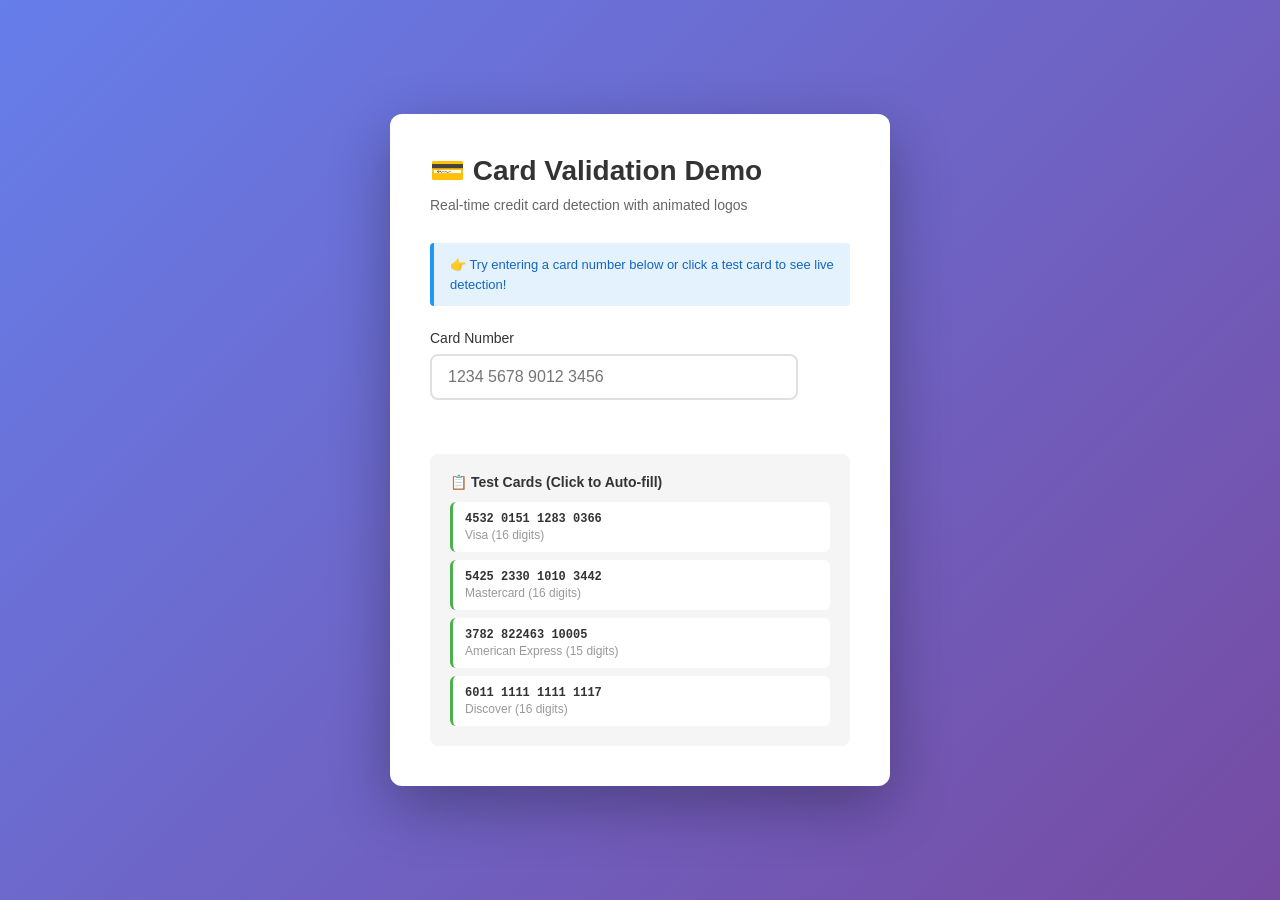
<file: card-validation-demo.html>
<!DOCTYPE html>
<html lang="en">
<head>
    <meta charset="UTF-8">
    <meta name="viewport" content="width=device-width, initial-scale=1.0">
    <title>Card Validation Demo</title>
    <style>
        * {
            margin: 0;
            padding: 0;
            box-sizing: border-box;
        }
        
        body {
            font-family: -apple-system, BlinkMacSystemFont, 'Segoe UI', Roboto, Oxygen, Ubuntu, Cantarell, sans-serif;
            background: linear-gradient(135deg, #667eea 0%, #764ba2 100%);
            min-height: 100vh;
            display: flex;
            align-items: center;
            justify-content: center;
            padding: 20px;
        }
        
        .container {
            background: white;
            border-radius: 12px;
            box-shadow: 0 20px 60px rgba(0, 0, 0, 0.3);
            max-width: 500px;
            width: 100%;
            padding: 40px;
        }
        
        h1 {
            color: #333;
            margin-bottom: 10px;
            font-size: 28px;
        }
        
        .subtitle {
            color: #666;
            margin-bottom: 30px;
            font-size: 14px;
        }
        
        .form-group {
            margin-bottom: 24px;
        }
        
        label {
            display: block;
            color: #333;
            font-weight: 500;
            margin-bottom: 8px;
            font-size: 14px;
        }
        
        .input-wrapper {
            display: flex;
            gap: 12px;
            align-items: center;
        }
        
        input[type="text"] {
            flex: 1;
            padding: 12px 16px;
            border: 2px solid #e0e0e0;
            border-radius: 8px;
            font-size: 16px;
            transition: all 0.3s ease;
            font-weight: 500;
        }
        
        input[type="text"]:focus {
            outline: none;
            border-color: #667eea;
            box-shadow: 0 0 0 3px rgba(102, 126, 234, 0.1);
        }
        
        #card-type-icon {
            font-size: 2rem;
            min-width: 40px;
            height: 40px;
            display: flex;
            align-items: center;
            justify-content: center;
            opacity: 0;
            transition: opacity 0.3s ease;
        }
        
        @keyframes cardFlip {
            0% { transform: perspective(1000px) rotateY(0deg); }
            50% { transform: perspective(1000px) rotateY(90deg); }
            100% { transform: perspective(1000px) rotateY(0deg); }
        }
        
        #card-type-icon.card-flip {
            animation: cardFlip 0.5s ease-in-out;
        }
        
        #card-validation-message {
            color: #666;
            margin-top: 8px;
            display: block;
            font-size: 13px;
            min-height: 1.2em;
        }
        
        .test-cards {
            background: #f5f5f5;
            padding: 20px;
            border-radius: 8px;
            margin-top: 30px;
        }
        
        .test-cards h3 {
            color: #333;
            margin-bottom: 12px;
            font-size: 14px;
            font-weight: 600;
        }
        
        .test-card {
            background: white;
            padding: 10px 12px;
            margin-bottom: 8px;
            border-radius: 6px;
            font-size: 12px;
            cursor: pointer;
            transition: all 0.2s ease;
            border-left: 3px solid #667eea;
        }
        
        .test-card:hover {
            background: #f9f9f9;
            transform: translateX(4px);
        }
        
        .test-card:last-child {
            margin-bottom: 0;
        }
        
        .test-card-number {
            font-family: 'Courier New', monospace;
            font-weight: 600;
            color: #333;
        }
        
        .test-card-type {
            color: #999;
            margin-top: 2px;
        }
        
        .success { border-left-color: #4caf50; }
        .error { border-left-color: #f44336; }
        .warning { border-left-color: #ff9800; }
        
        .info-box {
            background: #e3f2fd;
            border-left: 4px solid #2196f3;
            padding: 12px 16px;
            border-radius: 4px;
            margin-bottom: 24px;
            font-size: 13px;
            color: #1565c0;
            line-height: 1.5;
        }
    </style>
</head>
<body>
    <div class="container">
        <h1>💳 Card Validation Demo</h1>
        <p class="subtitle">Real-time credit card detection with animated logos</p>
        
        <div class="info-box">
            👉 Try entering a card number below or click a test card to see live detection!
        </div>
        
        <form>
            <div class="form-group">
                <label for="card-number">Card Number</label>
                <div class="input-wrapper">
                    <input 
                        type="text" 
                        id="card-number" 
                        placeholder="1234 5678 9012 3456" 
                        maxlength="19"
                        oninput="detectCardType()"
                    >
                    <div id="card-type-icon"></div>
                </div>
                <small id="card-validation-message" style="color: #666; display: block; margin-top: 8px; min-height: 1.2em;"></small>
            </div>
        </form>
        
        <div class="test-cards">
            <h3>📋 Test Cards (Click to Auto-fill)</h3>
            
            <div class="test-card success" onclick="fillCard('4532015112830366')">
                <div class="test-card-number">4532 0151 1283 0366</div>
                <div class="test-card-type">Visa (16 digits)</div>
            </div>
            
            <div class="test-card success" onclick="fillCard('5425233010103442')">
                <div class="test-card-number">5425 2330 1010 3442</div>
                <div class="test-card-type">Mastercard (16 digits)</div>
            </div>
            
            <div class="test-card success" onclick="fillCard('378282246310005')">
                <div class="test-card-number">3782 822463 10005</div>
                <div class="test-card-type">American Express (15 digits)</div>
            </div>
            
            <div class="test-card success" onclick="fillCard('6011111111111117')">
                <div class="test-card-number">6011 1111 1111 1117</div>
                <div class="test-card-type">Discover (16 digits)</div>
            </div>
        </div>
    </div>

    <script>
        function detectCardType() {
            const cardInput = document.getElementById('card-number');
            const cardIcon = document.getElementById('card-type-icon');
            const validationMsg = document.getElementById('card-validation-message');
            
            // Get card number and remove spaces
            let cardNumber = cardInput.value.replace(/\s/g, '');
            
            // Format card number with spaces (4 digits per section)
            let formattedNumber = cardNumber.replace(/(\d{4})(?=\d)/g, '$1 ');
            cardInput.value = formattedNumber;
            
            // Detect card type based on first digits
            let cardType = null;
            let expectedLength = 16;
            let cardLogoUrl = '';
            
            if (!cardNumber) {
                cardIcon.style.opacity = '0';
                cardIcon.innerHTML = '';
                validationMsg.textContent = '';
                validationMsg.style.color = '#666';
                return;
            }
            
            // Visa: starts with 4, length 16
            if (/^4[0-9]{0,}/.test(cardNumber)) {
                cardType = 'Visa';
                expectedLength = 16;
                cardLogoUrl = 'data:image/svg+xml,%3Csvg xmlns=%22http://www.w3.org/2000/svg%22 viewBox=%220 0 200 80%22%3E%3Crect fill=%221434CB%22 width=%22200%22 height=%2280%22/%3E%3Ctext x=%22100%22 y=%2250%22 text-anchor=%22middle%22 font-family=%22Arial%22 font-size=%2224%22 font-weight=%22bold%22 fill=%22white%22%3EVISA%3C/text%3E%3C/svg%3E';
            }
            // Mastercard: starts with 5[1-5] or 2[2-7], length 16
            else if (/^(5[1-5]|2[2-7])[0-9]{0,}/.test(cardNumber)) {
                cardType = 'Mastercard';
                expectedLength = 16;
                cardLogoUrl = 'data:image/svg+xml,%3Csvg xmlns=%22http://www.w3.org/2000/svg%22 viewBox=%220 0 200 80%22%3E%3Crect fill=%22white%22 width=%22200%22 height=%2280%22/%3E%3Ccircle cx=%2270%22 cy=%2240%22 r=%2225%22 fill=%22%23EB001B%22/%3E%3Ccircle cx=%22130%22 cy=%2240%22 r=%2225%22 fill=%22%23FF5F00%22/%3E%3C/svg%3E';
            }
            // American Express: starts with 34 or 37, length 15
            else if (/^3[47][0-9]{0,}/.test(cardNumber)) {
                cardType = 'American Express';
                expectedLength = 15;
                cardLogoUrl = 'data:image/svg+xml,%3Csvg xmlns=%22http://www.w3.org/2000/svg%22 viewBox=%220 0 200 80%22%3E%3Crect fill=%22006FCF%22 width=%22200%22 height=%2280%22/%3E%3Ctext x=%22100%22 y=%2250%22 text-anchor=%22middle%22 font-family=%22Arial%22 font-size=%2220%22 font-weight=%22bold%22 fill=%22white%22%3EAMEX%3C/text%3E%3C/svg%3E';
            }
            // Discover: starts with 6, length 16
            else if (/^6[0-9]{0,}/.test(cardNumber)) {
                cardType = 'Discover';
                expectedLength = 16;
                cardLogoUrl = 'data:image/svg+xml,%3Csvg xmlns=%22http://www.w3.org/2000/svg%22 viewBox=%220 0 200 80%22%3E%3Crect fill=%22FF6000%22 width=%22200%22 height=%2280%22/%3E%3Ctext x=%22100%22 y=%2250%22 text-anchor=%22middle%22 font-family=%22Arial%22 font-size=%2220%22 font-weight=%22bold%22 fill=%22white%22%3EDISCOVER%3C/text%3E%3C/svg%3E';
            }
            
            // Update card type icon with logo image
            if (cardType) {
                const img = document.createElement('img');
                img.src = cardLogoUrl;
                img.alt = cardType + ' logo';
                img.style.maxHeight = '40px';
                img.style.maxWidth = '60px';
                img.style.objectFit = 'contain';
                cardIcon.innerHTML = '';
                cardIcon.appendChild(img);
                cardIcon.style.opacity = '1';
                cardIcon.classList.add('card-flip');
                setTimeout(() => {
                    cardIcon.classList.remove('card-flip');
                }, 500);
            } else {
                cardIcon.style.opacity = '0';
                cardIcon.innerHTML = '';
            }
            
            // Validate card length
            if (cardNumber.length === expectedLength) {
                validationMsg.textContent = `✓ Valid ${cardType} card (${expectedLength} digits)`;
                validationMsg.style.color = '#4caf50';
            } else if (cardNumber.length < expectedLength) {
                if (cardType) {
                    validationMsg.textContent = `${cardType} requires ${expectedLength} digits (${cardNumber.length}/${expectedLength})`;
                    validationMsg.style.color = '#ff9800';
                } else {
                    validationMsg.textContent = '';
                    validationMsg.style.color = '#666';
                }
            } else {
                validationMsg.textContent = `✗ Card number too long (${cardNumber.length} digits)`;
                validationMsg.style.color = '#f44336';
            }
        }
        
        function fillCard(cardNumber) {
            const cardInput = document.getElementById('card-number');
            cardInput.value = cardNumber;
            cardInput.focus();
            detectCardType();
        }
    </script>
</body>
</html>
</file>
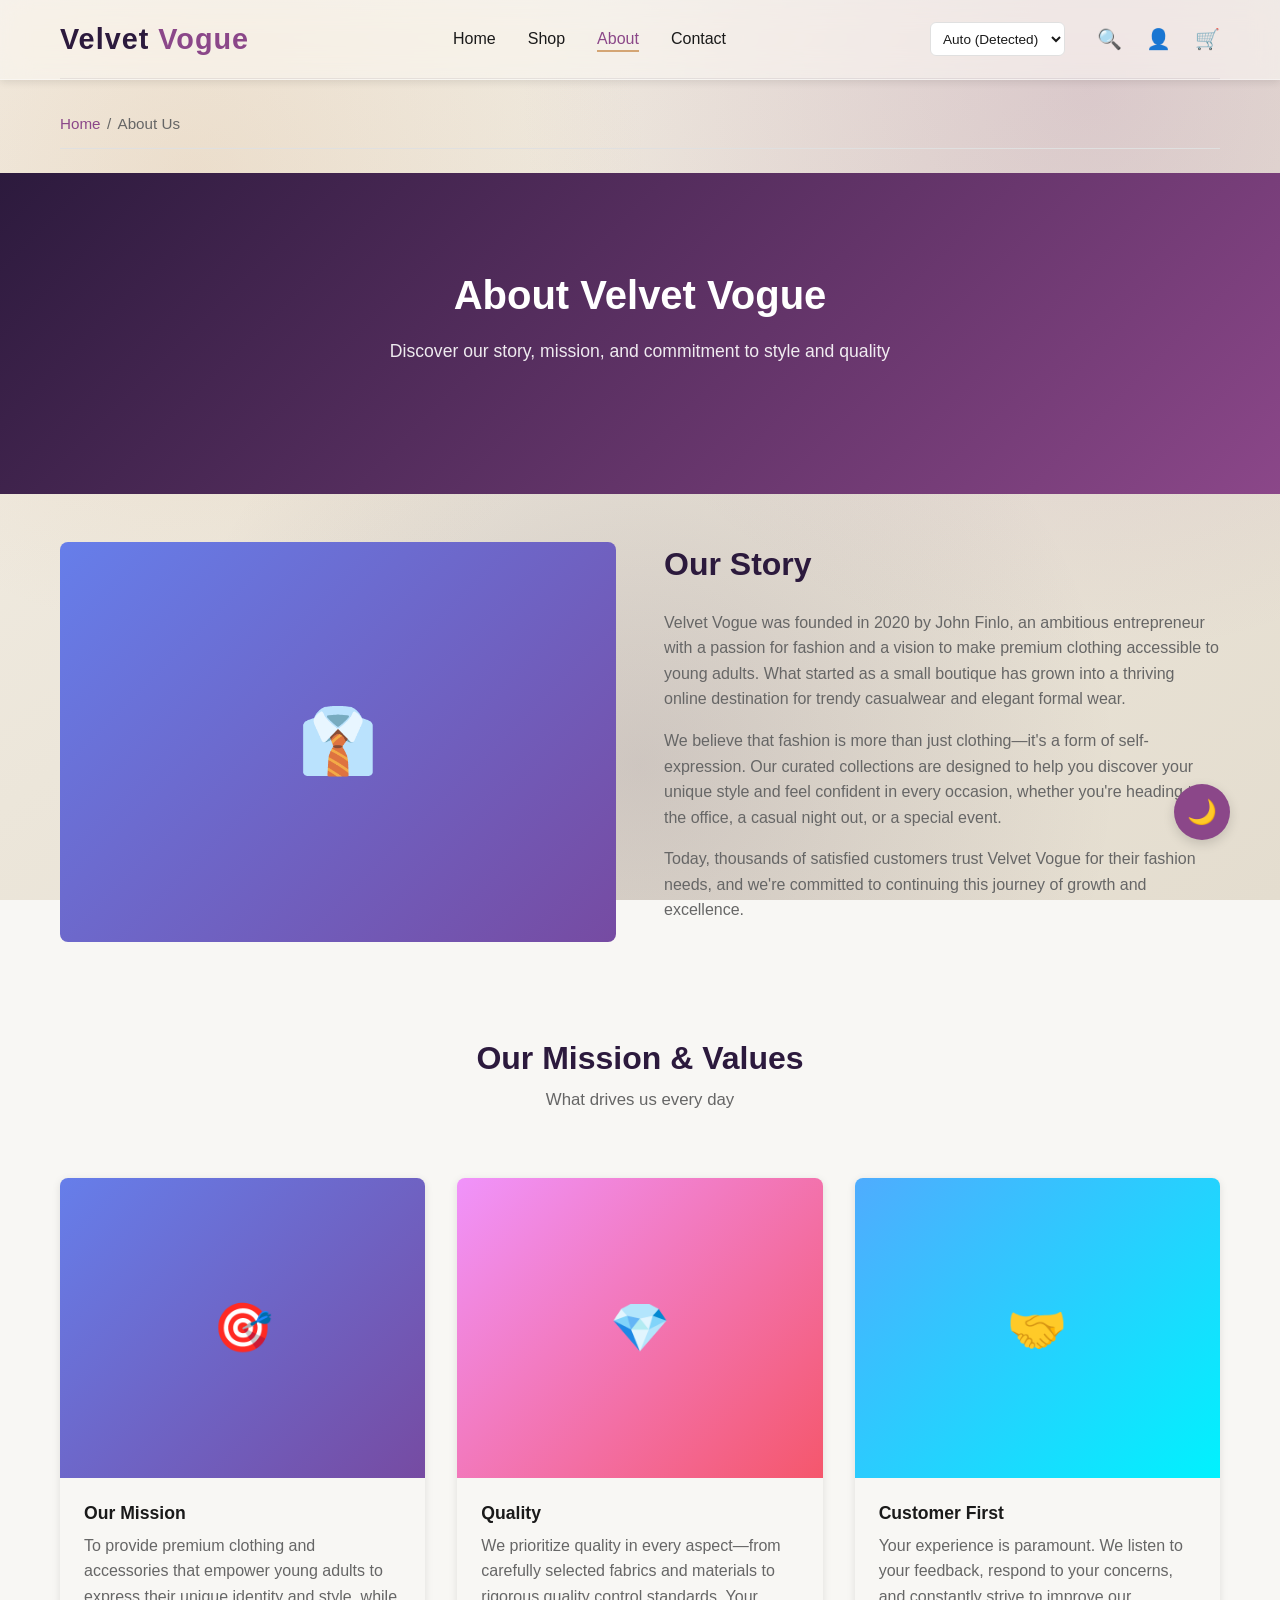
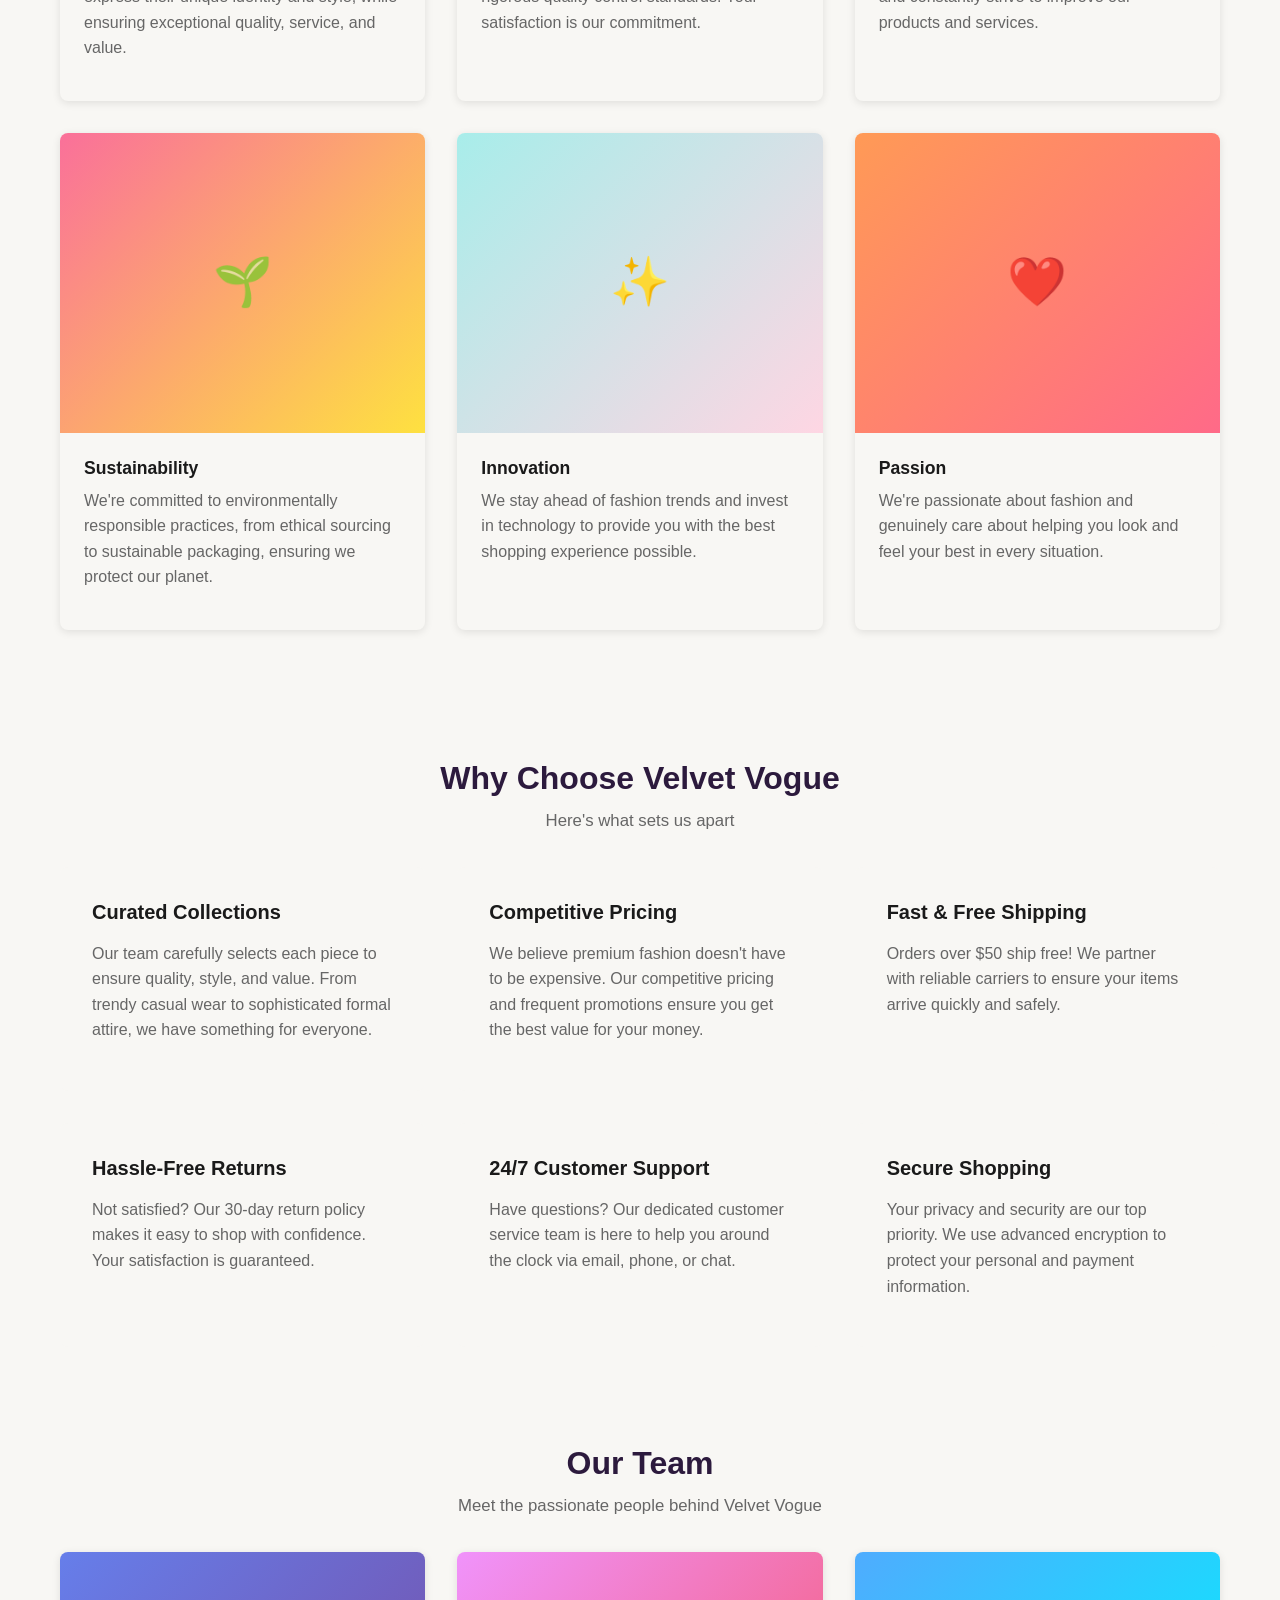
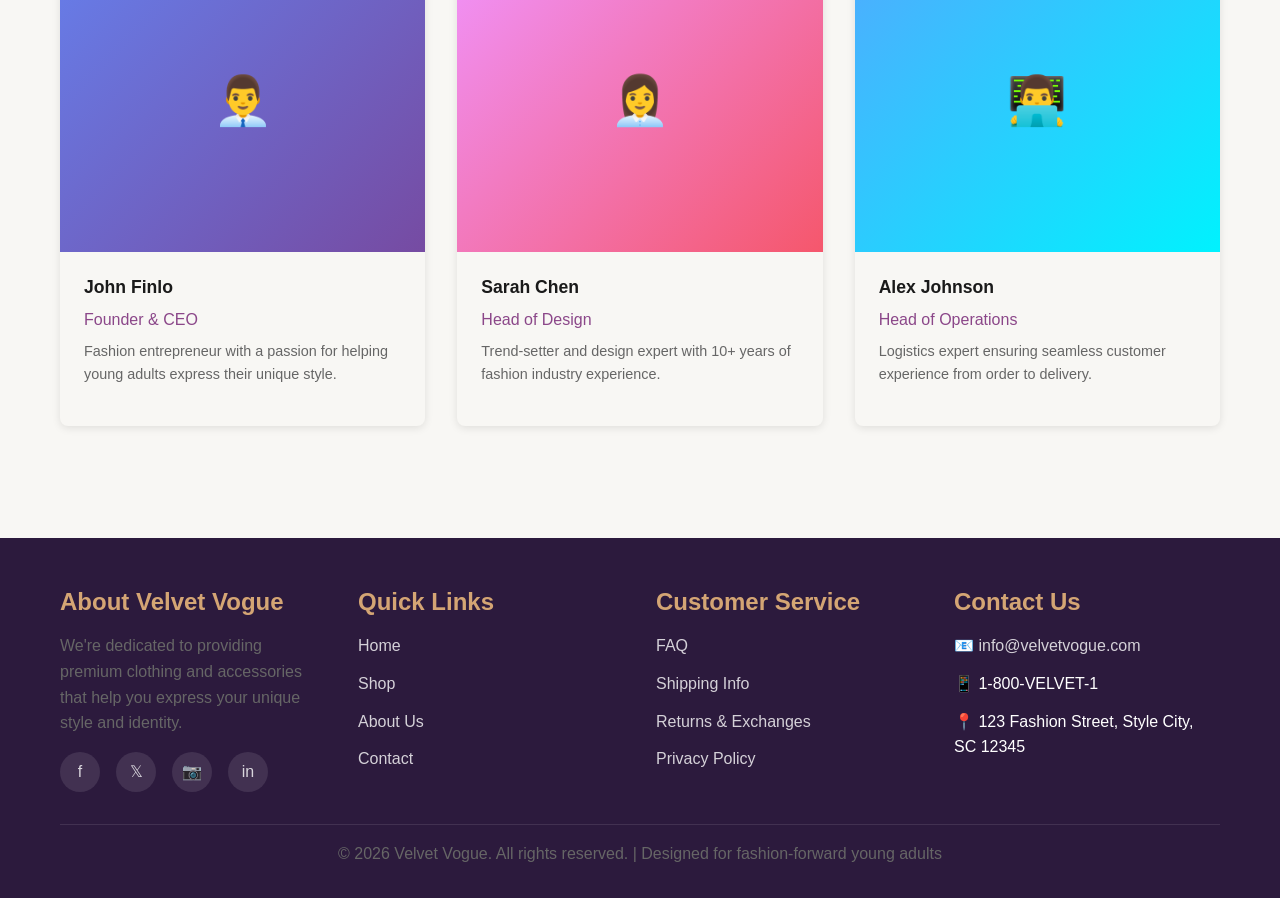
<file: pages/about.html>
<!DOCTYPE html>
<html lang="en">
<head>
    <meta charset="UTF-8">
    <meta name="viewport" content="width=device-width, initial-scale=1.0">
    <meta name="description" content="About Us - Velvet Vogue">    <meta name="theme-color" content="#ffffff" media="(prefers-color-scheme: light)">
    <meta name="theme-color" content="#1a1a1a" media="(prefers-color-scheme: dark)">    <title>About Us - Velvet Vogue</title>
    <link rel="stylesheet" href="../assets/css/style.css">    <script>
        (function() {
            const savedTheme = localStorage.getItem('velvet-theme');
            let theme = 'light';
            
            if (savedTheme === 'dark' || savedTheme === 'light') {
                theme = savedTheme;
            } else if (savedTheme === 'auto' || !savedTheme) {
                theme = window.matchMedia('(prefers-color-scheme: dark)').matches ? 'dark' : 'light';
            }
            
            document.documentElement.setAttribute('data-theme', theme);
        })();
    </script></head>
<body>
    <!-- Navigation Header -->
    <header>
        <div class="container">
            <div class="header-top">
                <a href="../index.html" class="logo">Velvet <span>Vogue</span></a>
                
                <!-- Hamburger Menu Button (Mobile Only) -->
                <button id="hamburger-menu" aria-label="Toggle menu">
                    <span></span>
                </button>
                
                <nav>
                    <ul class="nav-links">
                        <li><a href="../index.html">Home</a></li>
                        <li><a href="/pages/shop.html">Shop</a></li>
                        <li><a href="about.html" class="active">About</a></li>
                        <li><a href="contact.html">Contact</a></li>
                    </ul>
                </nav>

                <div class="header-icons">
                    <button class="icon-btn" id="search-btn" title="Search">
                        🔍
                    </button>
                    <button class="icon-btn" id="account-btn" title="My Account">
                        👤
                    </button>
                    <button class="icon-btn" id="cart-btn" title="Shopping Cart">
                        🛒
                        <span class="cart-badge" id="cart-count">0</span>
                    </button>
                </div>
            </div>
        </div>
    </header>
    <!-- Mobile Menu Overlay - Glass Pane (Outside Navigation) -->
    <div class="mobile-menu-overlay" id="mobile-menu-overlay"></div>
    
    <!-- Mobile Menu Drawer - Navigation Pane (Outside Navigation) -->
    <div class="mobile-menu" id="mobile-menu">
        <button class="mobile-menu-close" id="mobile-menu-close" aria-label="Close menu">✕</button>
        <ul>
            <li><a href="../index.html">Home</a></li>
            <li><a href="/pages/shop.html">Shop</a></li>
            <li><a href="about.html">About</a></li>
            <li><a href="contact.html">Contact</a></li>
        </ul>
    </div>
    <!-- Breadcrumb -->
    <div class="container" style="padding-top: 2rem;">
        <div class="breadcrumb">
            <a href="../index.html">Home</a>
            <span>/</span>
            <span>About Us</span>
        </div>
    </div>

    <!-- Hero Section -->
    <section class="hero">
        <div class="container">
            <div class="hero-content">
                <h1>About Velvet Vogue</h1>
                <p>Discover our story, mission, and commitment to style and quality</p>
            </div>
        </div>
    </section>

    <!-- Our Story Section -->
    <section class="section">
        <div class="container">
            <div style="display: grid; grid-template-columns: 1fr 1fr; gap: 3rem; align-items: center;">
                <div>
                    <div style="width: 100%; height: 400px; background: linear-gradient(135deg, #667eea 0%, #764ba2 100%); border-radius: 8px; display: flex; align-items: center; justify-content: center; color: white; font-size: 4rem;">
                        👔
                    </div>
                </div>
                <div>
                    <h2 style="margin-bottom: 1.5rem;">Our Story</h2>
                    <p>Velvet Vogue was founded in 2020 by John Finlo, an ambitious entrepreneur with a passion for fashion and a vision to make premium clothing accessible to young adults. What started as a small boutique has grown into a thriving online destination for trendy casualwear and elegant formal wear.</p>
                    <p>We believe that fashion is more than just clothing—it's a form of self-expression. Our curated collections are designed to help you discover your unique style and feel confident in every occasion, whether you're heading to the office, a casual night out, or a special event.</p>
                    <p>Today, thousands of satisfied customers trust Velvet Vogue for their fashion needs, and we're committed to continuing this journey of growth and excellence.</p>
                </div>
            </div>
        </div>
    </section>

    <!-- Mission & Values -->
    <section class="section" style="background-color: var(--light-bg);">
        <div class="container">
            <div class="section-title">
                <h2>Our Mission & Values</h2>
                <p>What drives us every day</p>
            </div>

            <div class="products-grid" style="grid-template-columns: repeat(auto-fit, minmax(280px, 1fr));">
                <div class="product-card" style="cursor: default;">
                    <div class="product-image" style="background: linear-gradient(135deg, #667eea 0%, #764ba2 100%); display: flex; align-items: center; justify-content: center;">
                        <div style="font-size: 3rem;">🎯</div>
                    </div>
                    <div class="product-info">
                        <h3 class="product-name">Our Mission</h3>
                        <p>To provide premium clothing and accessories that empower young adults to express their unique identity and style, while ensuring exceptional quality, service, and value.</p>
                    </div>
                </div>

                <div class="product-card" style="cursor: default;">
                    <div class="product-image" style="background: linear-gradient(135deg, #f093fb 0%, #f5576c 100%); display: flex; align-items: center; justify-content: center;">
                        <div style="font-size: 3rem;">💎</div>
                    </div>
                    <div class="product-info">
                        <h3 class="product-name">Quality</h3>
                        <p>We prioritize quality in every aspect—from carefully selected fabrics and materials to rigorous quality control standards. Your satisfaction is our commitment.</p>
                    </div>
                </div>

                <div class="product-card" style="cursor: default;">
                    <div class="product-image" style="background: linear-gradient(135deg, #4facfe 0%, #00f2fe 100%); display: flex; align-items: center; justify-content: center;">
                        <div style="font-size: 3rem;">🤝</div>
                    </div>
                    <div class="product-info">
                        <h3 class="product-name">Customer First</h3>
                        <p>Your experience is paramount. We listen to your feedback, respond to your concerns, and constantly strive to improve our products and services.</p>
                    </div>
                </div>

                <div class="product-card" style="cursor: default;">
                    <div class="product-image" style="background: linear-gradient(135deg, #fa709a 0%, #fee140 100%); display: flex; align-items: center; justify-content: center;">
                        <div style="font-size: 3rem;">🌱</div>
                    </div>
                    <div class="product-info">
                        <h3 class="product-name">Sustainability</h3>
                        <p>We're committed to environmentally responsible practices, from ethical sourcing to sustainable packaging, ensuring we protect our planet.</p>
                    </div>
                </div>

                <div class="product-card" style="cursor: default;">
                    <div class="product-image" style="background: linear-gradient(135deg, #a8edea 0%, #fed6e3 100%); display: flex; align-items: center; justify-content: center;">
                        <div style="font-size: 3rem;">✨</div>
                    </div>
                    <div class="product-info">
                        <h3 class="product-name">Innovation</h3>
                        <p>We stay ahead of fashion trends and invest in technology to provide you with the best shopping experience possible.</p>
                    </div>
                </div>

                <div class="product-card" style="cursor: default;">
                    <div class="product-image" style="background: linear-gradient(135deg, #ff9a56 0%, #ff6a88 100%); display: flex; align-items: center; justify-content: center;">
                        <div style="font-size: 3rem;">❤️</div>
                    </div>
                    <div class="product-info">
                        <h3 class="product-name">Passion</h3>
                        <p>We're passionate about fashion and genuinely care about helping you look and feel your best in every situation.</p>
                    </div>
                </div>
            </div>
        </div>
    </section>

    <!-- Why Choose Us -->
    <section class="section">
        <div class="container">
            <div class="section-title">
                <h2>Why Choose Velvet Vogue</h2>
                <p>Here's what sets us apart</p>
            </div>

            <div style="display: grid; grid-template-columns: repeat(auto-fit, minmax(300px, 1fr)); gap: 2rem;">
                <div style="background-color: var(--light-bg); padding: 2rem; border-radius: 8px;">
                    <h4 style="margin-bottom: 1rem;">Curated Collections</h4>
                    <p>Our team carefully selects each piece to ensure quality, style, and value. From trendy casual wear to sophisticated formal attire, we have something for everyone.</p>
                </div>

                <div style="background-color: var(--light-bg); padding: 2rem; border-radius: 8px;">
                    <h4 style="margin-bottom: 1rem;">Competitive Pricing</h4>
                    <p>We believe premium fashion doesn't have to be expensive. Our competitive pricing and frequent promotions ensure you get the best value for your money.</p>
                </div>

                <div style="background-color: var(--light-bg); padding: 2rem; border-radius: 8px;">
                    <h4 style="margin-bottom: 1rem;">Fast & Free Shipping</h4>
                    <p>Orders over $50 ship free! We partner with reliable carriers to ensure your items arrive quickly and safely.</p>
                </div>

                <div style="background-color: var(--light-bg); padding: 2rem; border-radius: 8px;">
                    <h4 style="margin-bottom: 1rem;">Hassle-Free Returns</h4>
                    <p>Not satisfied? Our 30-day return policy makes it easy to shop with confidence. Your satisfaction is guaranteed.</p>
                </div>

                <div style="background-color: var(--light-bg); padding: 2rem; border-radius: 8px;">
                    <h4 style="margin-bottom: 1rem;">24/7 Customer Support</h4>
                    <p>Have questions? Our dedicated customer service team is here to help you around the clock via email, phone, or chat.</p>
                </div>

                <div style="background-color: var(--light-bg); padding: 2rem; border-radius: 8px;">
                    <h4 style="margin-bottom: 1rem;">Secure Shopping</h4>
                    <p>Your privacy and security are our top priority. We use advanced encryption to protect your personal and payment information.</p>
                </div>
            </div>
        </div>
    </section>

    <!-- Team Section -->
    <section class="section" style="background-color: var(--light-bg);">
        <div class="container">
            <div class="section-title">
                <h2>Our Team</h2>
                <p>Meet the passionate people behind Velvet Vogue</p>
            </div>

            <div style="display: grid; grid-template-columns: repeat(auto-fit, minmax(250px, 1fr)); gap: 2rem;">
                <div class="product-card" style="cursor: default;">
                    <div class="product-image" style="background: linear-gradient(135deg, #667eea 0%, #764ba2 100%); display: flex; align-items: center; justify-content: center; font-size: 3rem;">👨‍💼</div>
                    <div class="product-info">
                        <h4 class="product-name">John Finlo</h4>
                        <p style="color: var(--secondary-color); margin-bottom: 0.5rem;">Founder & CEO</p>
                        <p style="font-size: 0.9rem;">Fashion entrepreneur with a passion for helping young adults express their unique style.</p>
                    </div>
                </div>

                <div class="product-card" style="cursor: default;">
                    <div class="product-image" style="background: linear-gradient(135deg, #f093fb 0%, #f5576c 100%); display: flex; align-items: center; justify-content: center; font-size: 3rem;">👩‍💼</div>
                    <div class="product-info">
                        <h4 class="product-name">Sarah Chen</h4>
                        <p style="color: var(--secondary-color); margin-bottom: 0.5rem;">Head of Design</p>
                        <p style="font-size: 0.9rem;">Trend-setter and design expert with 10+ years of fashion industry experience.</p>
                    </div>
                </div>

                <div class="product-card" style="cursor: default;">
                    <div class="product-image" style="background: linear-gradient(135deg, #4facfe 0%, #00f2fe 100%); display: flex; align-items: center; justify-content: center; font-size: 3rem;">👨‍💻</div>
                    <div class="product-info">
                        <h4 class="product-name">Alex Johnson</h4>
                        <p style="color: var(--secondary-color); margin-bottom: 0.5rem;">Head of Operations</p>
                        <p style="font-size: 0.9rem;">Logistics expert ensuring seamless customer experience from order to delivery.</p>
                    </div>
                </div>
            </div>
        </div>
    </section>

    <!-- Footer -->
    <footer>
        <div class="container">
            <div class="footer-content">
                <div class="footer-section">
                    <h3>About Velvet Vogue</h3>
                    <p>We're dedicated to providing premium clothing and accessories that help you express your unique style and identity.</p>
                    <div class="social-links">
                        <a href="#" title="Facebook">f</a>
                        <a href="#" title="Twitter">𝕏</a>
                        <a href="#" title="Instagram">📷</a>
                        <a href="#" title="LinkedIn">in</a>
                    </div>
                </div>

                <div class="footer-section">
                    <h3>Quick Links</h3>
                    <ul>
                        <li><a href="../index.html">Home</a></li>
                        <li><a href="/pages/shop.html">Shop</a></li>
                        <li><a href="about.html">About Us</a></li>
                        <li><a href="contact.html">Contact</a></li>
                    </ul>
                </div>

                <div class="footer-section">
                    <h3>Customer Service</h3>
                    <ul>
                        <li><a href="#faq">FAQ</a></li>
                        <li><a href="#shipping">Shipping Info</a></li>
                        <li><a href="#returns">Returns & Exchanges</a></li>
                        <li><a href="#privacy">Privacy Policy</a></li>
                    </ul>
                </div>

                <div class="footer-section">
                    <h3>Contact Us</h3>
                    <ul>
                        <li>📧 <a href="mailto:info@velvetvogue.com">info@velvetvogue.com</a></li>
                        <li>📱 1-800-VELVET-1</li>
                        <li>📍 123 Fashion Street, Style City, SC 12345</li>
                    </ul>
                </div>
            </div>

            <div class="footer-bottom">
                <p>&copy; 2026 Velvet Vogue. All rights reserved. | Designed for fashion-forward young adults</p>
            </div>
        </div>
    </footer>

    <script src="../assets/js/main.js"></script>
</body>
</html>
</file>
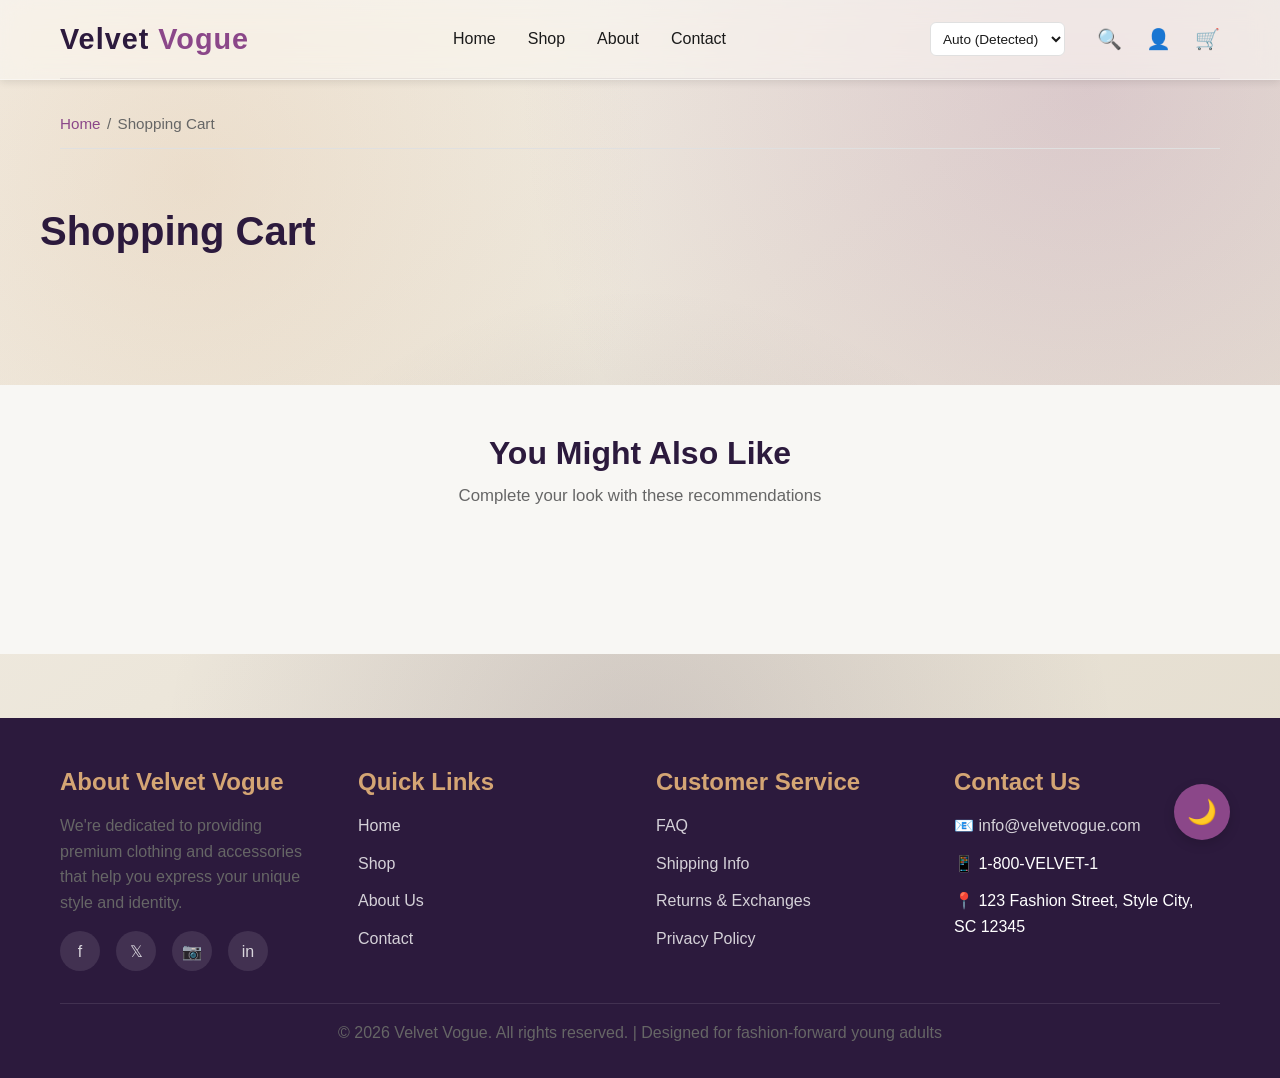
<file: pages/cart.html>
<!DOCTYPE html>
<html lang="en">
<head>
    <meta charset="UTF-8">
    <meta name="viewport" content="width=device-width, initial-scale=1.0">
    <meta name="description" content="Shopping Cart - Velvet Vogue">
    <meta name="theme-color" content="#ffffff" media="(prefers-color-scheme: light)">
    <meta name="theme-color" content="#1a1a1a" media="(prefers-color-scheme: dark)">
    <title>Shopping Cart - Velvet Vogue</title>
    <link rel="stylesheet" href="../assets/css/style.css">
    <script>
        (function() {
            const savedTheme = localStorage.getItem('velvet-theme');
            let theme = 'light';
            
            if (savedTheme === 'dark' || savedTheme === 'light') {
                theme = savedTheme;
            } else if (savedTheme === 'auto' || !savedTheme) {
                theme = window.matchMedia('(prefers-color-scheme: dark)').matches ? 'dark' : 'light';
            }
            
            document.documentElement.setAttribute('data-theme', theme);
        })();
    </script>
</head>
<body>
    <!-- Navigation Header -->
    <header>
        <div class="container">
            <div class="header-top">
                <a href="../index.html" class="logo">Velvet <span>Vogue</span></a>
                
                <!-- Hamburger Menu Button (Mobile Only) -->
                <button id="hamburger-menu" aria-label="Toggle menu">
                    <span></span>
                </button>
                
                <nav>
                    <ul class="nav-links">
                        <li><a href="../index.html">Home</a></li>
                        <li><a href="/pages/shop.html">Shop</a></li>
                        <li><a href="about.html">About</a></li>
                        <li><a href="contact.html">Contact</a></li>
                    </ul>
                </nav>

                <div class="header-icons">
                    <button class="icon-btn" id="search-btn" title="Search">
                        🔍
                    </button>
                    <button class="icon-btn" id="account-btn" title="My Account">
                        👤
                    </button>
                    <button class="icon-btn" id="cart-btn" title="Shopping Cart">
                        🛒
                        <span class="cart-badge" id="cart-count">0</span>
                    </button>
                </div>
            </div>
        </div>
    </header>

    <!-- Mobile Menu Overlay - Glass Pane (Outside Navigation) -->
    <div class="mobile-menu-overlay" id="mobile-menu-overlay"></div>
    
    <!-- Mobile Menu Drawer - Navigation Pane (Outside Navigation) -->
    <div class="mobile-menu" id="mobile-menu">
        <button class="mobile-menu-close" id="mobile-menu-close" aria-label="Close menu">✕</button>
        <ul>
            <li><a href="../index.html">Home</a></li>
            <li><a href="/pages/shop.html">Shop</a></li>
            <li><a href="about.html">About</a></li>
            <li><a href="contact.html">Contact</a></li>
        </ul>
    </div>

    <!-- Breadcrumb -->
    <div class="container" style="padding-top: 2rem;">
        <div class="breadcrumb">
            <a href="../index.html">Home</a>
            <span>/</span>
            <span>Shopping Cart</span>
        </div>
    </div>

    <!-- Main Content -->
    <div class="container" style="padding: 2rem 0;">
        <h1 style="margin-bottom: 2rem;">Shopping Cart</h1>

        <!-- Cart Loading Indicator -->
        <div id="cart-loading" class="loading-spinner hidden">
            <div class="spinner"></div>
            <p class="loading-text">Please Wait...</p>
        </div>

        <!-- Cart Contents -->
        <div class="cart-container">
            <div class="cart-items" id="cart-items-container" style="display: none;">
                <!-- Items will be loaded here -->
            </div>

            <!-- Cart Summary -->
            <div class="cart-summary" style="display: none;">
                <h3 style="margin-bottom: 1.5rem;">Order Summary</h3>
                
                <div class="summary-row">
                    <span>Subtotal</span>
                    <span id="subtotal">$0.00</span>
                </div>

                <div class="summary-row">
                    <span>Shipping</span>
                    <span id="shipping-cost">$0.00</span>
                </div>

                <div class="summary-row">
                    <span>Tax (10%)</span>
                    <span id="tax-cost">$0.00</span>
                </div>

                <div class="summary-row">
                    <span>Discount</span>
                    <span id="discount-cost" style="color: var(--success-color);">-$0.00</span>
                </div>

                <div class="summary-row total">
                    <span>Total</span>
                    <span id="total">$0.00</span>
                </div>

                <!-- Checkout Button -->
                <button class="btn btn-primary btn-lg btn-block" onclick="proceedToCheckout()">Proceed to Checkout</button>
                <a href="/pages/shop.html" class="btn btn-outline btn-lg btn-block mt-1">Continue Shopping</a>
                <button class="btn btn-danger btn-lg btn-block mt-1" onclick="clearCart()">Clear Cart</button>
            </div>
        </div>
    </div>

    <!-- Empty Cart Message -->
    <div id="empty-cart-message" style="text-align: center; padding: 4rem 0; display: none;">
        <div style="font-size: 3rem; margin-bottom: 1rem;">🛒</div>
        <h2 style="margin-bottom: 1rem;">Your cart is empty</h2>
        <p style="color: var(--text-light); margin-bottom: 2rem;">Start shopping to add items to your cart</p>
        <a href="/pages/shop.html" class="btn btn-primary btn-lg">Start Shopping</a>
    </div>

    <!-- Recommendations Section -->
    <section class="section" style="background-color: var(--light-bg);">
        <div class="container">
            <div class="section-title">
                <h2>You Might Also Like</h2>
                <p>Complete your look with these recommendations</p>
            </div>
            <div class="products-grid" id="recommendations">
                <!-- Recommendations will be loaded here -->
            </div>
        </div>
    </section>

    <!-- Footer -->
    <footer>
        <div class="container">
            <div class="footer-content">
                <div class="footer-section">
                    <h3>About Velvet Vogue</h3>
                    <p>We're dedicated to providing premium clothing and accessories that help you express your unique style and identity.</p>
                    <div class="social-links">
                        <a href="#" title="Facebook">f</a>
                        <a href="#" title="Twitter">𝕏</a>
                        <a href="#" title="Instagram">📷</a>
                        <a href="#" title="LinkedIn">in</a>
                    </div>
                </div>

                <div class="footer-section">
                    <h3>Quick Links</h3>
                    <ul>
                        <li><a href="../index.html">Home</a></li>
                        <li><a href="/pages/shop.html">Shop</a></li>
                        <li><a href="about.html">About Us</a></li>
                        <li><a href="contact.html">Contact</a></li>
                    </ul>
                </div>

                <div class="footer-section">
                    <h3>Customer Service</h3>
                    <ul>
                        <li><a href="#faq">FAQ</a></li>
                        <li><a href="#shipping">Shipping Info</a></li>
                        <li><a href="#returns">Returns & Exchanges</a></li>
                        <li><a href="#privacy">Privacy Policy</a></li>
                    </ul>
                </div>

                <div class="footer-section">
                    <h3>Contact Us</h3>
                    <ul>
                        <li>📧 <a href="mailto:info@velvetvogue.com">info@velvetvogue.com</a></li>
                        <li>📱 1-800-VELVET-1</li>
                        <li>📍 123 Fashion Street, Style City, SC 12345</li>
                    </ul>
                </div>
            </div>

            <div class="footer-bottom">
                <p>&copy; 2026 Velvet Vogue. All rights reserved. | Designed for fashion-forward young adults</p>
            </div>
        </div>
    </footer>

    <script src="../assets/js/main.js"></script>
</body>
</html>
</file>
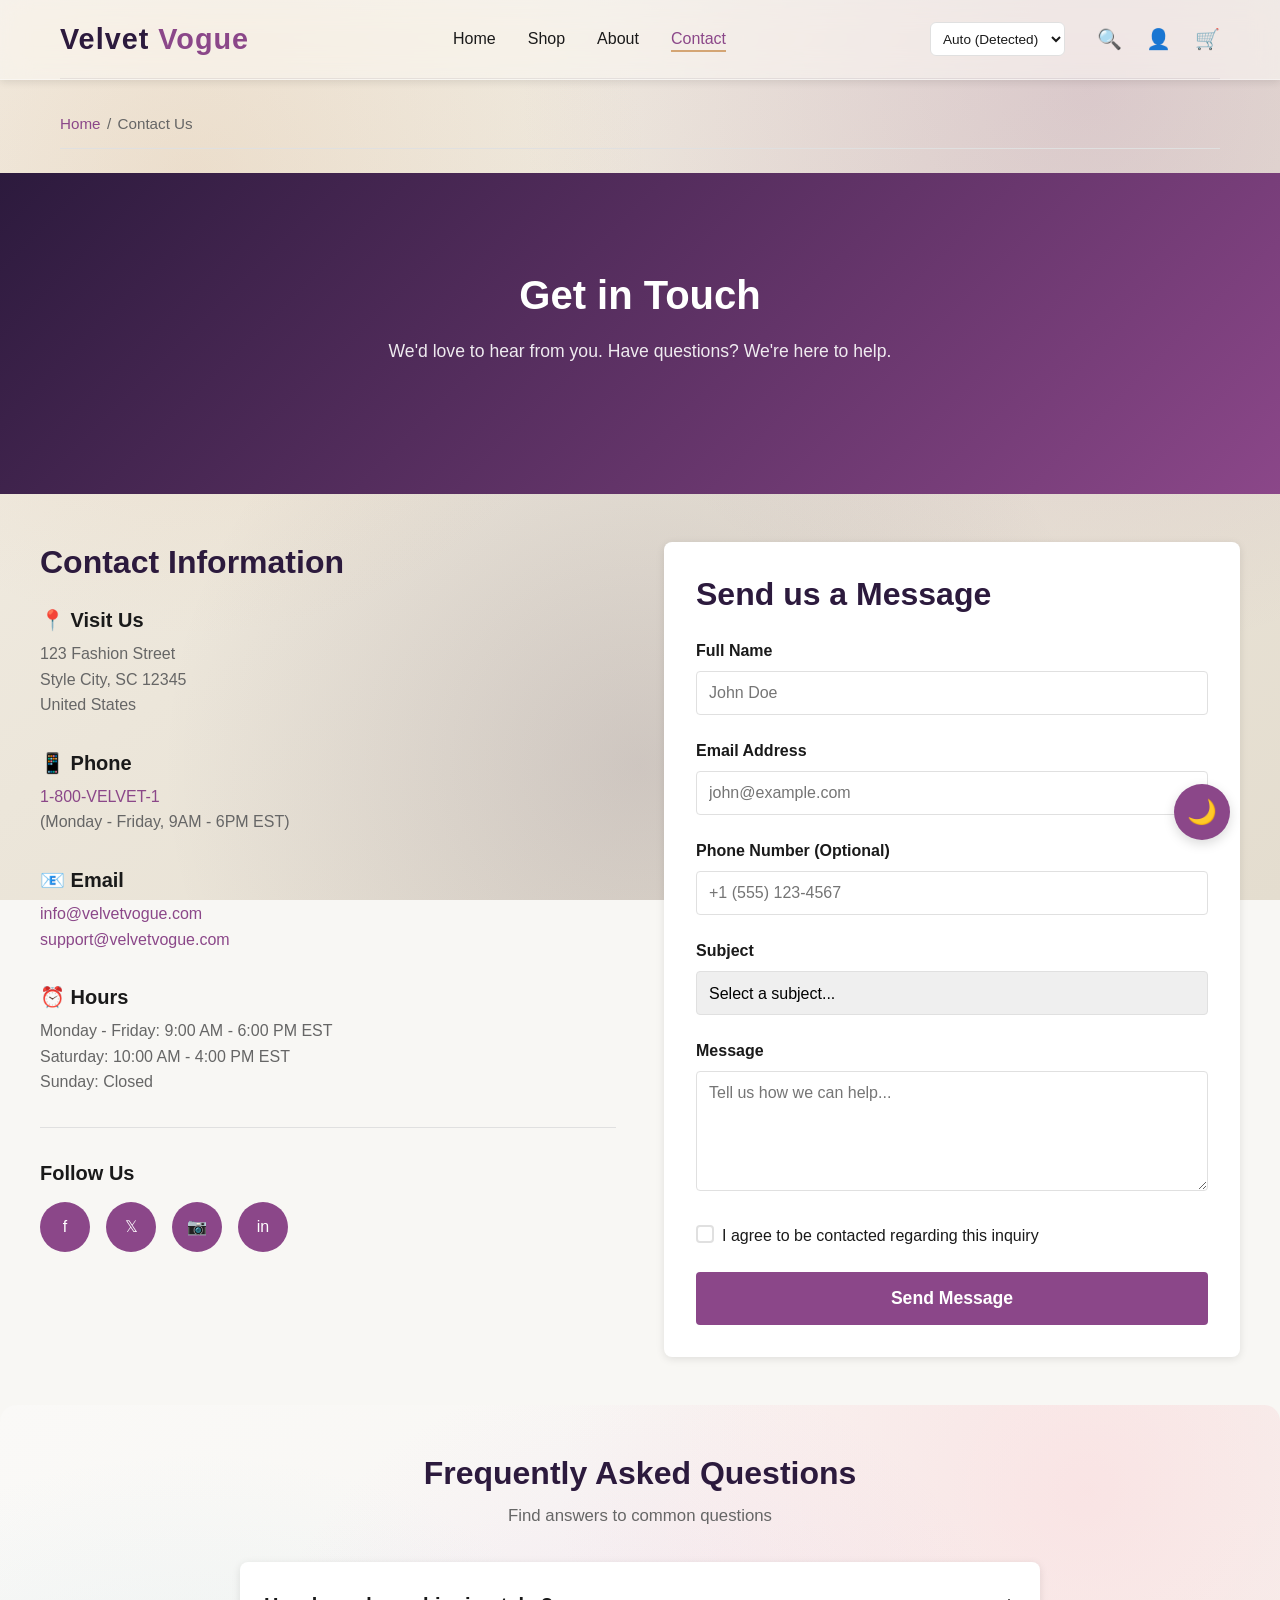
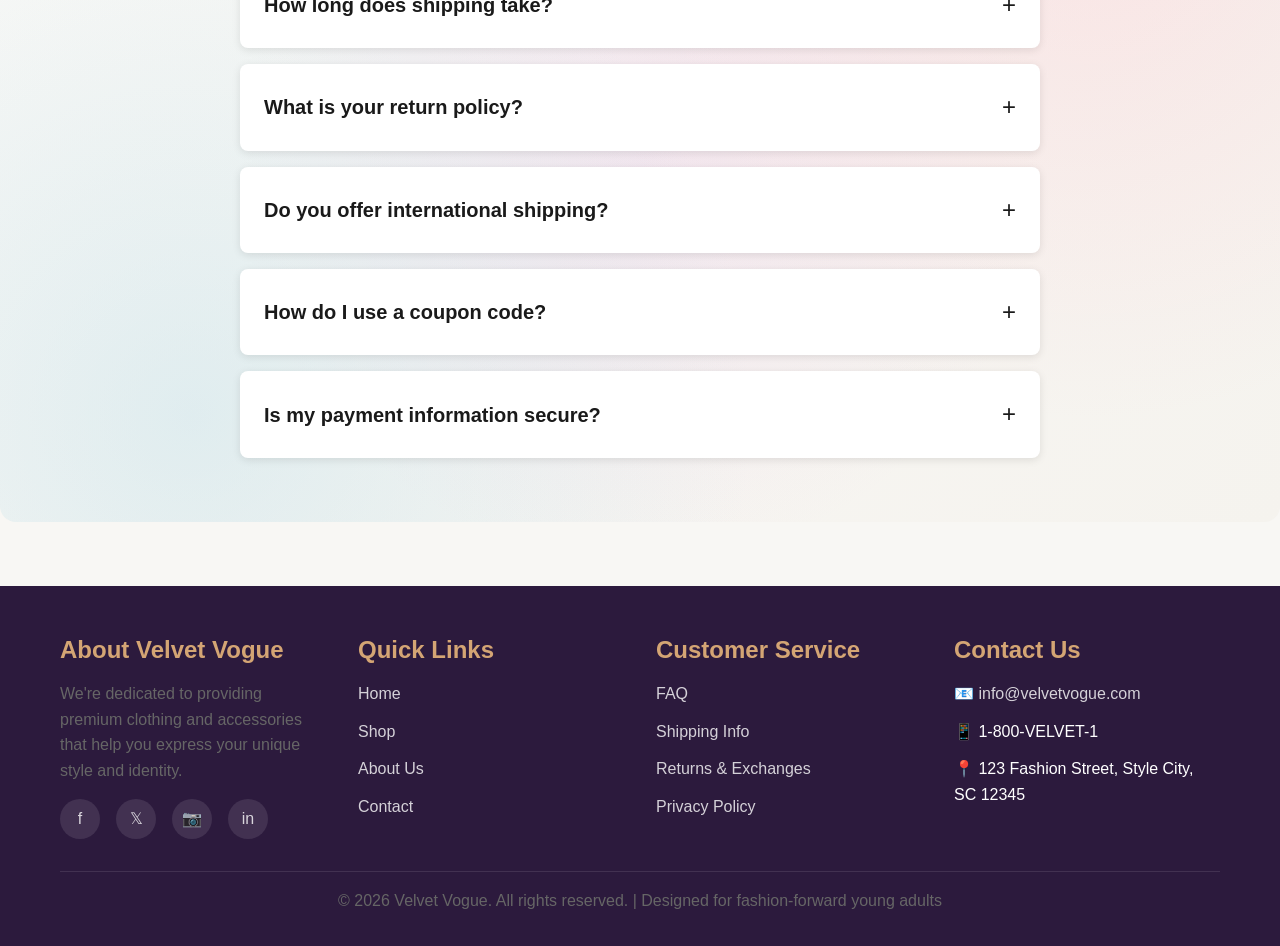
<file: pages/contact.html>
<!DOCTYPE html>
<html lang="en">
<head>
    <meta charset="UTF-8">
    <meta name="viewport" content="width=device-width, initial-scale=1.0">
    <meta name="description" content="Contact Us - Velvet Vogue">
    <meta name="theme-color" content="#ffffff" media="(prefers-color-scheme: light)">
    <meta name="theme-color" content="#1a1a1a" media="(prefers-color-scheme: dark)">
    <title>Contact Us - Velvet Vogue</title>
    <link rel="stylesheet" href="../assets/css/style.css">
    <script>
        (function() {
            const savedTheme = localStorage.getItem('velvet-theme');
            let theme = 'light';
            
            if (savedTheme === 'dark' || savedTheme === 'light') {
                theme = savedTheme;
            } else if (savedTheme === 'auto' || !savedTheme) {
                theme = window.matchMedia('(prefers-color-scheme: dark)').matches ? 'dark' : 'light';
            }
            
            document.documentElement.setAttribute('data-theme', theme);
        })();
    </script>
</head>
<body>
    <!-- Navigation Header -->
    <header>
        <div class="container">
            <div class="header-top">
                <a href="../index.html" class="logo">Velvet <span>Vogue</span></a>
                
                <!-- Hamburger Menu Button (Mobile Only) -->
                <button id="hamburger-menu" aria-label="Toggle menu">
                    <span></span>
                </button>
                
                <nav>
                    <ul class="nav-links">
                        <li><a href="../index.html">Home</a></li>
                        <li><a href="/pages/shop.html">Shop</a></li>
                        <li><a href="about.html">About</a></li>
                        <li><a href="contact.html" class="active">Contact</a></li>
                    </ul>
                </nav>

                <div class="header-icons">
                    <button class="icon-btn" id="search-btn" title="Search">
                        🔍
                    </button>
                    <button class="icon-btn" id="account-btn" title="My Account">
                        👤
                    </button>
                    <button class="icon-btn" id="cart-btn" title="Shopping Cart">
                        🛒
                        <span class="cart-badge" id="cart-count">0</span>
                    </button>
                </div>
            </div>
        </div>
    </header>
    <!-- Mobile Menu Overlay - Glass Pane (Outside Navigation) -->
    <div class="mobile-menu-overlay" id="mobile-menu-overlay"></div>
    
    <!-- Mobile Menu Drawer - Navigation Pane (Outside Navigation) -->
    <div class="mobile-menu" id="mobile-menu">
        <button class="mobile-menu-close" id="mobile-menu-close" aria-label="Close menu">✕</button>
        <ul>
            <li><a href="../index.html">Home</a></li>
            <li><a href="/pages/shop.html">Shop</a></li>
            <li><a href="about.html">About</a></li>
            <li><a href="contact.html">Contact</a></li>
        </ul>
    </div>
    <!-- Breadcrumb -->
    <div class="container" style="padding-top: 2rem;">
        <div class="breadcrumb">
            <a href="../index.html">Home</a>
            <span>/</span>
            <span>Contact Us</span>
        </div>
    </div>

    <!-- Hero Section -->
    <section class="hero">
        <div class="container">
            <div class="hero-content">
                <h1>Get in Touch</h1>
                <p>We'd love to hear from you. Have questions? We're here to help.</p>
            </div>
        </div>
    </section>

    <!-- Main Content -->
    <div class="container" style="padding: 3rem 0;">
        <div style="display: grid; grid-template-columns: 1fr 1fr; gap: 3rem;">
            
            <!-- Contact Information -->
            <div>
                <h2 style="margin-bottom: 1.5rem;">Contact Information</h2>
                
                <div style="margin-bottom: 2rem;">
                    <h4 style="margin-bottom: 0.5rem;">📍 Visit Us</h4>
                    <p style="margin: 0;">123 Fashion Street<br>Style City, SC 12345<br>United States</p>
                </div>

                <div style="margin-bottom: 2rem;">
                    <h4 style="margin-bottom: 0.5rem;">📱 Phone</h4>
                    <p style="margin: 0;"><a href="tel:1-800-VELVET-1">1-800-VELVET-1</a><br>(Monday - Friday, 9AM - 6PM EST)</p>
                </div>

                <div style="margin-bottom: 2rem;">
                    <h4 style="margin-bottom: 0.5rem;">📧 Email</h4>
                    <p style="margin: 0;"><a href="mailto:info@velvetvogue.com">info@velvetvogue.com</a><br><a href="mailto:support@velvetvogue.com">support@velvetvogue.com</a></p>
                </div>

                <div style="margin-bottom: 2rem;">
                    <h4 style="margin-bottom: 0.5rem;">⏰ Hours</h4>
                    <p style="margin: 0;">Monday - Friday: 9:00 AM - 6:00 PM EST<br>Saturday: 10:00 AM - 4:00 PM EST<br>Sunday: Closed</p>
                </div>

                <!-- Social Links -->
                <div style="margin-top: 2rem; padding-top: 2rem; border-top: 1px solid var(--border-color);">
                    <h4 style="margin-bottom: 1rem;">Follow Us</h4>
                    <div class="social-links">
                        <a href="#" title="Facebook" style="background-color: var(--secondary-color); color: var(--white); width: 50px; height: 50px;">f</a>
                        <a href="#" title="Twitter" style="background-color: var(--secondary-color); color: var(--white); width: 50px; height: 50px;">𝕏</a>
                        <a href="#" title="Instagram" style="background-color: var(--secondary-color); color: var(--white); width: 50px; height: 50px;">📷</a>
                        <a href="#" title="LinkedIn" style="background-color: var(--secondary-color); color: var(--white); width: 50px; height: 50px;">in</a>
                    </div>
                </div>
            </div>

            <!-- Contact Form -->
            <div>
                <div style="background-color: var(--white); padding: 2rem; border-radius: 8px; box-shadow: var(--shadow-sm);">
                    <h2 style="margin-bottom: 1.5rem;">Send us a Message</h2>
                    
                    <form onsubmit="handleContactForm(event)">
                        <div class="form-group">
                            <label class="form-label">Full Name</label>
                            <input type="text" class="form-control" placeholder="John Doe" required>
                        </div>

                        <div class="form-group">
                            <label class="form-label">Email Address</label>
                            <input type="email" class="form-control" placeholder="john@example.com" required>
                        </div>

                        <div class="form-group">
                            <label class="form-label">Phone Number (Optional)</label>
                            <input type="tel" class="form-control" placeholder="+1 (555) 123-4567">
                        </div>

                        <div class="form-group">
                            <label class="form-label">Subject</label>
                            <select class="form-control" required>
                                <option value="">Select a subject...</option>
                                <option value="product-inquiry">Product Inquiry</option>
                                <option value="order-issue">Order Issue</option>
                                <option value="shipping">Shipping Question</option>
                                <option value="returns">Returns & Exchanges</option>
                                <option value="feedback">General Feedback</option>
                                <option value="partnership">Partnership Inquiry</option>
                                <option value="other">Other</option>
                            </select>
                        </div>

                        <div class="form-group">
                            <label class="form-label">Message</label>
                            <textarea class="form-control" placeholder="Tell us how we can help..." required></textarea>
                        </div>

                        <div class="form-group">
                            <label style="display: flex; align-items: flex-start; gap: 0.5rem;">
                                <input type="checkbox" style="width: 18px; height: 18px; margin-top: 2px;" required>
                                <span>I agree to be contacted regarding this inquiry</span>
                            </label>
                        </div>

                        <button type="submit" class="btn btn-primary btn-lg btn-block">Send Message</button>
                    </form>
                </div>
            </div>
        </div>
    </div>

    <!-- FAQ Section -->
    <section class="section faq-section">
        <div class="container">
            <div class="section-title">
                <h2>Frequently Asked Questions</h2>
                <p>Find answers to common questions</p>
            </div>

            <div style="max-width: 800px; margin: 0 auto;">
                <div class="accordion-item" style="background-color: var(--white); margin-bottom: 1rem; border-radius: 8px; box-shadow: var(--shadow-sm); overflow: hidden;">
                    <div class="accordion-header" onclick="toggleAccordion(this)" style="padding: 1.5rem; cursor: pointer; display: flex; justify-content: space-between; align-items: center;">
                        <h4 style="margin: 0;">How long does shipping take?</h4>
                        <span style="font-size: 1.5rem;">+</span>
                    </div>
                    <div class="accordion-content" style="display: none; padding: 1.5rem; border-top: 1px solid var(--border-color);">
                        <p style="margin: 0;">Standard shipping typically takes 5-7 business days. Express shipping is available for 2-3 business day delivery. Free shipping is provided on orders over $50.</p>
                    </div>
                </div>

                <div class="accordion-item" style="background-color: var(--white); margin-bottom: 1rem; border-radius: 8px; box-shadow: var(--shadow-sm); overflow: hidden;">
                    <div class="accordion-header" onclick="toggleAccordion(this)" style="padding: 1.5rem; cursor: pointer; display: flex; justify-content: space-between; align-items: center;">
                        <h4 style="margin: 0;">What is your return policy?</h4>
                        <span style="font-size: 1.5rem;">+</span>
                    </div>
                    <div class="accordion-content" style="display: none; padding: 1.5rem; border-top: 1px solid var(--border-color);">
                        <p style="margin: 0;">We offer a 30-day return policy on all items. Items must be unused and in original condition with all tags attached. Simply contact our customer service team to initiate a return.</p>
                    </div>
                </div>

                <div class="accordion-item" style="background-color: var(--white); margin-bottom: 1rem; border-radius: 8px; box-shadow: var(--shadow-sm); overflow: hidden;">
                    <div class="accordion-header" onclick="toggleAccordion(this)" style="padding: 1.5rem; cursor: pointer; display: flex; justify-content: space-between; align-items: center;">
                        <h4 style="margin: 0;">Do you offer international shipping?</h4>
                        <span style="font-size: 1.5rem;">+</span>
                    </div>
                    <div class="accordion-content" style="display: none; padding: 1.5rem; border-top: 1px solid var(--border-color);">
                        <p style="margin: 0;">Currently, we ship to select countries in North America and Europe. Shipping costs and delivery times vary by location. Contact us for international shipping inquiries.</p>
                    </div>
                </div>

                <div class="accordion-item" style="background-color: var(--white); margin-bottom: 1rem; border-radius: 8px; box-shadow: var(--shadow-sm); overflow: hidden;">
                    <div class="accordion-header" onclick="toggleAccordion(this)" style="padding: 1.5rem; cursor: pointer; display: flex; justify-content: space-between; align-items: center;">
                        <h4 style="margin: 0;">How do I use a coupon code?</h4>
                        <span style="font-size: 1.5rem;">+</span>
                    </div>
                    <div class="accordion-content" style="display: none; padding: 1.5rem; border-top: 1px solid var(--border-color);">
                        <p style="margin: 0;">You can enter your coupon code at checkout. Simply add items to your cart, proceed to checkout, and enter the code in the "Coupon Code" field. The discount will be applied automatically.</p>
                    </div>
                </div>

                <div class="accordion-item" style="background-color: var(--white); margin-bottom: 1rem; border-radius: 8px; box-shadow: var(--shadow-sm); overflow: hidden;">
                    <div class="accordion-header" onclick="toggleAccordion(this)" style="padding: 1.5rem; cursor: pointer; display: flex; justify-content: space-between; align-items: center;">
                        <h4 style="margin: 0;">Is my payment information secure?</h4>
                        <span style="font-size: 1.5rem;">+</span>
                    </div>
                    <div class="accordion-content" style="display: none; padding: 1.5rem; border-top: 1px solid var(--border-color);">
                        <p style="margin: 0;">Yes, we use SSL encryption and PCI-DSS compliance to protect your payment information. Your data is never stored on our servers and is processed securely through trusted payment gateways.</p>
                    </div>
                </div>
            </div>
        </div>
    </section>

    <!-- Footer -->
    <footer>
        <div class="container">
            <div class="footer-content">
                <div class="footer-section">
                    <h3>About Velvet Vogue</h3>
                    <p>We're dedicated to providing premium clothing and accessories that help you express your unique style and identity.</p>
                    <div class="social-links">
                        <a href="#" title="Facebook">f</a>
                        <a href="#" title="Twitter">𝕏</a>
                        <a href="#" title="Instagram">📷</a>
                        <a href="#" title="LinkedIn">in</a>
                    </div>
                </div>

                <div class="footer-section">
                    <h3>Quick Links</h3>
                    <ul>
                        <li><a href="../index.html">Home</a></li>
                        <li><a href="/pages/shop.html">Shop</a></li>
                        <li><a href="about.html">About Us</a></li>
                        <li><a href="contact.html">Contact</a></li>
                    </ul>
                </div>

                <div class="footer-section">
                    <h3>Customer Service</h3>
                    <ul>
                        <li><a href="#faq">FAQ</a></li>
                        <li><a href="#shipping">Shipping Info</a></li>
                        <li><a href="#returns">Returns & Exchanges</a></li>
                        <li><a href="#privacy">Privacy Policy</a></li>
                    </ul>
                </div>

                <div class="footer-section">
                    <h3>Contact Us</h3>
                    <ul>
                        <li>📧 <a href="mailto:info@velvetvogue.com">info@velvetvogue.com</a></li>
                        <li>📱 1-800-VELVET-1</li>
                        <li>📍 123 Fashion Street, Style City, SC 12345</li>
                    </ul>
                </div>
            </div>

            <div class="footer-bottom">
                <p>&copy; 2026 Velvet Vogue. All rights reserved. | Designed for fashion-forward young adults</p>
            </div>
        </div>
    </footer>

    <script src="../assets/js/main.js"></script>
</body>
</html>
</file>
<file: assets/css/style.css>
/* ============================================================
   VELVET VOGUE - PROFESSIONAL E-COMMERCE STYLESHEET
   ============================================================ */

/* Root CSS Variables for consistent theming */
:root {
  --primary-color: #2c1a3d;
  --secondary-color: #8b4789;
  --accent-color: #d4a574;
  --light-bg: #f8f7f4;
  --white: #ffffff;
  --text-dark: #1a1a1a;
  --text-light: #666666;
  --border-color: #e0e0e0;
  --success-color: #27ae60;
  --error-color: #e74c3c;
  --shadow-sm: 0 2px 8px rgba(0, 0, 0, 0.1);
  --shadow-md: 0 4px 16px rgba(0, 0, 0, 0.15);
  --shadow-lg: 0 8px 24px rgba(0, 0, 0, 0.2);
  --transition: all 0.3s ease;
}

/* Automatic dark mode based on system preference (fallback) */
@media (prefers-color-scheme: dark) {
  :root:not([data-theme='light']) {
    --primary-color: #e8dbff;
    --secondary-color: #c38cf5;
    --accent-color: #f4c98a;
    --light-bg: #151220;
    --white: #1f1a2c;
    --text-dark: #f2ecff;
    --text-light: #c6bdd7;
    --border-color: #3a3150;
    --success-color: #37c878;
    --error-color: #ff6b6b;
    --shadow-sm: 0 2px 10px rgba(0, 0, 0, 0.45);
    --shadow-md: 0 8px 20px rgba(0, 0, 0, 0.5);
    --shadow-lg: 0 12px 28px rgba(0, 0, 0, 0.6);
  }
}

/* Manual dark mode override */
[data-theme='dark'] {
  --primary-color: #e8dbff;
  --secondary-color: #c38cf5;
  --accent-color: #f4c98a;
  --light-bg: #151220;
  --white: #1f1a2c;
  --text-dark: #f2ecff;
  --text-light: #c6bdd7;
  --border-color: #3a3150;
  --success-color: #37c878;
  --error-color: #ff6b6b;
  --shadow-sm: 0 2px 10px rgba(0, 0, 0, 0.45);
  --shadow-md: 0 8px 20px rgba(0, 0, 0, 0.5);
  --shadow-lg: 0 12px 28px rgba(0, 0, 0, 0.6);
}

/* Smooth transitions for theme changes */
body,
header,
.card,
.btn,
.input-group input,
.input-group textarea,
.input-group select,
.product-card,
.cart-item,
.modal-content,
.footer {
  transition: background-color 0.3s ease, color 0.3s ease, border-color 0.3s ease;
}

/* Reset and Base Styles */
* {
  margin: 0;
  padding: 0;
  box-sizing: border-box;
}

html {
  scroll-behavior: smooth;
}

body {
  font-family: 'Segoe UI', Tahoma, Geneva, Verdana, sans-serif;
  line-height: 1.6;
  color: var(--text-dark);
  background-color: var(--light-bg);
  background-image:
    radial-gradient(circle at 15% 20%, rgba(212, 165, 116, 0.2) 0%, rgba(212, 165, 116, 0) 35%),
    radial-gradient(circle at 85% 10%, rgba(139, 71, 137, 0.18) 0%, rgba(139, 71, 137, 0) 42%),
    radial-gradient(circle at 50% 85%, rgba(44, 26, 61, 0.14) 0%, rgba(44, 26, 61, 0) 48%),
    linear-gradient(145deg, #f4efe6 0%, #ece6da 45%, #e4ddcf 100%);
  background-attachment: fixed;
}

[data-theme='dark'] body {
  background-image:
    radial-gradient(circle at 15% 20%, rgba(212, 165, 116, 0.12) 0%, rgba(212, 165, 116, 0) 35%),
    radial-gradient(circle at 85% 10%, rgba(195, 140, 245, 0.16) 0%, rgba(195, 140, 245, 0) 42%),
    radial-gradient(circle at 50% 85%, rgba(104, 83, 150, 0.22) 0%, rgba(104, 83, 150, 0) 48%),
    linear-gradient(145deg, #0f0c16 0%, #171225 45%, #201933 100%);
}

/* Typography */
h1, h2, h3, h4, h5, h6 {
  font-weight: 600;
  line-height: 1.3;
  margin-bottom: 1rem;
}

h1 {
  font-size: 2.5rem;
  color: var(--primary-color);
}

h2 {
  font-size: 2rem;
  color: var(--primary-color);
}

h3 {
  font-size: 1.5rem;
  color: var(--text-dark);
}

h4 {
  font-size: 1.25rem;
  color: var(--text-dark);
}

p {
  margin-bottom: 1rem;
  color: var(--text-light);
}

a {
  color: var(--secondary-color);
  text-decoration: none;
  transition: var(--transition);
}

a:hover {
  color: var(--accent-color);
}

/* Layout Container */
.container {
  max-width: 1200px;
  margin: 0 auto;
  padding: 0 20px;
}

/* Header and Navigation */
header {
  background: rgba(248, 247, 244, 0.62);
  -webkit-backdrop-filter: blur(14px) saturate(140%);
  backdrop-filter: blur(14px) saturate(140%);
  box-shadow: var(--shadow-sm);
  border-bottom: 1px solid rgba(255, 255, 255, 0.35);
  position: sticky;
  top: 0;
  z-index: 100;
}

[data-theme='dark'] header {
  background: rgba(20, 16, 31, 0.58);
  border-bottom: 1px solid rgba(229, 215, 255, 0.18);
}

.header-top {
  display: flex;
  justify-content: space-between;
  align-items: center;
  padding: 1rem 0;
  border-bottom: 1px solid rgba(44, 26, 61, 0.08);
}

[data-theme='dark'] .header-top {
  border-bottom: 1px solid rgba(229, 215, 255, 0.12);
}

/* Dark mode gradients for hero, new arrivals, and footer */
[data-theme='dark'] .hero {
  background:
    radial-gradient(circle at 12% 18%, rgba(195, 140, 245, 0.28) 0%, rgba(195, 140, 245, 0) 34%),
    radial-gradient(circle at 88% 12%, rgba(79, 172, 254, 0.2) 0%, rgba(79, 172, 254, 0) 38%),
    linear-gradient(135deg, #0f0b1a 0%, #1a1330 45%, #241a3b 100%);
  color: #f4edff;
}

[data-theme='dark'] .hero h1 {
  color: #f8f2ff;
}

[data-theme='dark'] .hero p {
  color: rgba(244, 237, 255, 0.88);
}

[data-theme='dark'] .hero::before,
[data-theme='dark'] .hero::after {
  background: rgba(229, 215, 255, 0.08);
}

[data-theme='dark'] .new-arrivals-section {
  background-image:
    linear-gradient(140deg, rgba(195, 140, 245, 0.2) 0%, rgba(195, 140, 245, 0) 28%),
    radial-gradient(circle at 10% 16%, rgba(244, 201, 138, 0.16) 0%, rgba(244, 201, 138, 0) 33%),
    radial-gradient(circle at 86% 24%, rgba(79, 172, 254, 0.17) 0%, rgba(79, 172, 254, 0) 36%),
    radial-gradient(circle at 50% 88%, rgba(110, 84, 160, 0.22) 0%, rgba(110, 84, 160, 0) 42%),
    linear-gradient(140deg, #110d1b 0%, #19122a 48%, #221934 100%) !important;
  border-top: 1px solid rgba(229, 215, 255, 0.14) !important;
  border-bottom: 1px solid rgba(229, 215, 255, 0.14) !important;
}

[data-theme='dark'] footer {
  background:
    radial-gradient(circle at 18% 8%, rgba(244, 201, 138, 0.18) 0%, rgba(244, 201, 138, 0) 34%),
    radial-gradient(circle at 82% 14%, rgba(195, 140, 245, 0.22) 0%, rgba(195, 140, 245, 0) 38%),
    linear-gradient(145deg, #0d0916 0%, #140f22 52%, #1b1430 100%);
  color: #e8dcff;
}

[data-theme='dark'] .footer-section a {
  color: rgba(232, 220, 255, 0.85);
}

[data-theme='dark'] .footer-bottom {
  border-top: 1px solid rgba(232, 220, 255, 0.16);
  color: rgba(232, 220, 255, 0.72);
}

[data-theme='dark'] .faq-section {
  background:
    radial-gradient(circle at 85% 12%, rgba(138, 43, 226, 0.18) 0%, rgba(138, 43, 226, 0) 42%),
    radial-gradient(circle at 15% 85%, rgba(72, 61, 139, 0.22) 0%, rgba(72, 61, 139, 0) 45%),
    radial-gradient(circle at 50% 50%, rgba(147, 112, 219, 0.14) 0%, rgba(147, 112, 219, 0) 55%),
    linear-gradient(135deg, #0d0916 0%, #140f22 52%, #1b1430 100%);
  color: #e8dcff;
}

/* Dynamic conversion of hardcoded white inline styles in dark mode */
[data-theme='dark'] [style*='color: white'],
[data-theme='dark'] [style*='color:white'],
[data-theme='dark'] [style*='color: #fff'],
[data-theme='dark'] [style*='color:#fff'],
[data-theme='dark'] [style*='color: #ffffff'],
[data-theme='dark'] [style*='color:#ffffff'] {
  color: #d9cfe8 !important;
}

[data-theme='dark'] [style*='background-color: white'],
[data-theme='dark'] [style*='background-color:white'],
[data-theme='dark'] [style*='background-color: #fff'],
[data-theme='dark'] [style*='background-color:#fff'],
[data-theme='dark'] [style*='background-color: #ffffff'],
[data-theme='dark'] [style*='background-color:#ffffff'],
[data-theme='dark'] [style*='background: white'],
[data-theme='dark'] [style*='background:white'],
[data-theme='dark'] [style*='background: #fff'],
[data-theme='dark'] [style*='background:#fff'],
[data-theme='dark'] [style*='background: #ffffff'],
[data-theme='dark'] [style*='background:#ffffff'] {
  background-color: var(--white) !important;
}

[data-theme='dark'] [style*='border-color: white'],
[data-theme='dark'] [style*='border-color:white'],
[data-theme='dark'] [style*='border-color: #fff'],
[data-theme='dark'] [style*='border-color:#fff'],
[data-theme='dark'] [style*='border-color: #ffffff'],
[data-theme='dark'] [style*='border-color:#ffffff'] {
  border-color: var(--border-color) !important;
}

/* Dark mode - Modal */
[data-theme='dark'] .modal-content {
  background: var(--dark-bg);
  color: var(--text-color);
}

[data-theme='dark'] .modal-close {
  color: var(--text-color);
}

[data-theme='dark'] .modal-close:hover {
  background: rgba(255, 255, 255, 0.1);
}

[data-theme='dark'] .option-label span {
  background: var(--dark-bg);
  color: var(--text-color);
  border-color: var(--border-color);
}

[data-theme='dark'] .option-label input[type="radio"]:checked + span {
  background: var(--secondary-color);
  color: var(--white);
}

[data-theme='dark'] .color-option-label:hover {
  background: rgba(255, 255, 255, 0.1);
}

/* Dark mode - Form elements */
[data-theme='dark'] .form-control,
[data-theme='dark'] input[type="text"],
[data-theme='dark'] input[type="email"],
[data-theme='dark'] input[type="password"],
[data-theme='dark'] input[type="number"],
[data-theme='dark'] input[type="date"],
[data-theme='dark'] input[type="tel"],
[data-theme='dark'] textarea,
[data-theme='dark'] select {
  background-color: var(--dark-bg);
  color: var(--text-color);
  border-color: var(--border-color);
}

[data-theme='dark'] .form-control:focus,
[data-theme='dark'] input[type="text"]:focus,
[data-theme='dark'] input[type="email"]:focus,
[data-theme='dark'] input[type="password"]:focus,
[data-theme='dark'] input[type="number"]:focus,
[data-theme='dark'] input[type="date"]:focus,
[data-theme='dark'] input[type="tel"]:focus,
[data-theme='dark'] textarea:focus,
[data-theme='dark'] select:focus {
  border-color: var(--secondary-color);
  box-shadow: 0 0 0 3px rgba(139, 71, 137, 0.2);
}

/* Dark mode - Custom radio buttons */
[data-theme='dark'] .option-label input[type="radio"] {
  appearance: none;
  -webkit-appearance: none;
  width: 18px;
  height: 18px;
  border: 2px solid var(--border-color);
  border-radius: 50%;
  cursor: pointer;
  background: var(--dark-bg);
  transition: all 0.3s ease;
}

[data-theme='dark'] .option-label input[type="radio"]:hover {
  border-color: var(--secondary-color);
}

[data-theme='dark'] .option-label input[type="radio"]:checked {
  background: var(--secondary-color);
  border-color: var(--secondary-color);
  box-shadow: inset 0 0 0 4px var(--dark-bg);
}

/* Dark mode - Custom checkboxes */
[data-theme='dark'] input[type="checkbox"] {
  appearance: none;
  -webkit-appearance: none;
  width: 18px;
  height: 18px;
  border: 2px solid var(--border-color);
  border-radius: 4px;
  cursor: pointer;
  background: var(--dark-bg);
  transition: all 0.3s ease;
}

[data-theme='dark'] input[type="checkbox"]:hover {
  border-color: var(--secondary-color);
}

[data-theme='dark'] input[type="checkbox"]:checked {
  background: var(--secondary-color);
  border-color: var(--secondary-color);
}

[data-theme='dark'] input[type="checkbox"]:checked::after {
  content: '';
  display: flex;
  align-items: center;
  justify-content: center;
  color: var(--white);
  font-weight: bold;
  font-size: 14px;
}

.logo {
  font-size: 1.8rem;
  font-weight: 700;
  color: var(--primary-color);
  text-decoration: none;
  letter-spacing: 1px;
}

.logo span {
  color: var(--secondary-color);
}

.nav-links {
  display: flex;
  list-style: none;
  gap: 2rem;
  align-items: center;
}

.nav-links a {
  color: var(--text-dark);
  font-weight: 500;
  transition: var(--transition);
  position: relative;
}

.nav-links a:hover,
.nav-links a.active {
  color: var(--secondary-color);
}

.nav-links a::after {
  content: '';
  position: absolute;
  bottom: -5px;
  left: 0;
  width: 0;
  height: 2px;
  background-color: var(--accent-color);
  transition: width 0.3s ease;
}

.nav-links a:hover::after,
.nav-links a.active::after {
  width: 100%;
}

.header-icons {
  display: flex;
  gap: 1.5rem;
  align-items: center;
}

.icon-btn {
  background: none;
  border: none;
  font-size: 1.25rem;
  cursor: pointer;
  color: var(--text-dark);
  transition: var(--transition);
  position: relative;
}

.icon-btn:hover {
  color: var(--secondary-color);
}

.cart-badge {
  position: absolute;
  top: -8px;
  right: -8px;
  background-color: var(--error-color);
  color: var(--white);
  border-radius: 50%;
  width: 20px;
  height: 20px;
  display: flex;
  align-items: center;
  justify-content: center;
  font-size: 0.75rem;
  font-weight: bold;
}

/* Cart button hover glow effect */
#cart-btn {
  position: relative;
  transition: all 0.3s ease;
}

#cart-btn:hover {
  filter: drop-shadow(0 0 8px var(--secondary-color));
  transform: scale(1.05);
}

#cart-btn:has(.cart-preview.cart-empty):hover {
  filter: none;
  transform: scale(1);
}

/* Cart preview dropdown */
.cart-preview {
  position: absolute;
  top: calc(100% + 10px);
  right: 0;
  width: 350px;
  max-height: 450px;
  background-color: var(--white);
  border: 1px solid var(--border-color);
  border-radius: 8px;
  box-shadow: var(--shadow-lg);
  opacity: 0;
  visibility: hidden;
  transform: translateY(-10px);
  transition: all 0.3s ease;
  z-index: 1000;
  overflow: hidden;
}

.cart-preview.cart-empty {
  display: none;
}

@media (max-width: 768px) {
  .cart-preview {
    display: none;
  }
}

#cart-btn:hover .cart-preview,
.cart-preview:hover {
  opacity: 1;
  visibility: visible;
  transform: translateY(0);
}

.cart-preview-header {
  padding: 1rem;
  border-bottom: 1px solid var(--border-color);
  font-weight: 600;
  color: var(--text-dark);
  background-color: var(--light-bg);
  display: flex;
  justify-content: space-between;
  align-items: center;
}

.cart-preview-clear {
  background-color: transparent;
  border: 1px solid var(--error-color);
  color: var(--error-color);
  padding: 0.35rem 0.75rem;
  border-radius: 4px;
  font-size: 0.8rem;
  cursor: pointer;
  transition: all 0.2s ease;
  font-weight: 500;
}

.cart-preview-clear:hover {
  background-color: var(--error-color);
  color: var(--white);
}

.cart-preview-items {
  max-height: 300px;
  overflow-y: auto;
}

.cart-preview-item {
  display: flex;
  gap: 0.75rem;
  padding: 0.75rem 1rem;
  border-bottom: 1px solid var(--border-color);
  transition: background-color 0.2s ease;
  position: relative;
}

.cart-preview-item:hover {
  background-color: var(--light-bg);
}

.cart-preview-item:last-child {
  border-bottom: none;
}

.cart-preview-item-delete {
  position: absolute;
  top: 0.75rem;
  right: 0.75rem;
  background-color: transparent;
  border: none;
  color: var(--text-light);
  cursor: pointer;
  font-size: 1.1rem;
  padding: 0.25rem;
  border-radius: 4px;
  transition: all 0.2s ease;
  width: 28px;
  height: 28px;
  display: flex;
  align-items: center;
  justify-content: center;
}

.cart-preview-item-delete:hover {
  background-color: var(--error-color);
  color: var(--white);
  transform: scale(1.1);
}

.cart-preview-image {
  width: 60px;
  height: 60px;
  object-fit: cover;
  border-radius: 4px;
  flex-shrink: 0;
}

.cart-preview-details {
  flex: 1;
  min-width: 0;
  padding-right: 2rem;
}

.cart-preview-name {
  font-size: 0.9rem;
  font-weight: 500;
  color: var(--text-dark);
  margin-bottom: 0.25rem;
  white-space: nowrap;
  overflow: hidden;
  text-overflow: ellipsis;
}

.cart-preview-info {
  font-size: 0.85rem;
  color: var(--text-light);
  margin-bottom: 0.25rem;
}

.cart-preview-price {
  font-size: 0.9rem;
  font-weight: 600;
  color: var(--secondary-color);
}

.cart-preview-footer {
  padding: 1rem;
  border-top: 1px solid var(--border-color);
  background-color: var(--light-bg);
}

.cart-preview-total {
  display: flex;
  justify-content: space-between;
  align-items: center;
  margin-bottom: 0.75rem;
  font-weight: 600;
  color: var(--text-dark);
}

.cart-preview-actions {
  display: flex;
  gap: 0.5rem;
}

.cart-preview-btn {
  flex: 1;
  padding: 0.6rem;
  border: none;
  border-radius: 4px;
  font-size: 0.9rem;
  font-weight: 500;
  cursor: pointer;
  transition: all 0.2s ease;
}

.cart-preview-btn-view {
  background-color: var(--white);
  color: var(--primary-color);
  border: 1px solid var(--primary-color);
}

.cart-preview-btn-view:hover {
  background-color: var(--primary-color);
  color: var(--white);
}

.cart-preview-btn-checkout {
  background-color: var(--secondary-color);
  color: var(--white);
}

.cart-preview-btn-checkout:hover {
  background-color: var(--primary-color);
}

.cart-preview-empty {
  padding: 2rem 1rem;
  text-align: center;
  color: var(--text-light);
}

.cart-preview-empty p {
  margin-bottom: 1rem;
}

.cart-preview-empty-icon {
  font-size: 3rem;
  margin-bottom: 0.5rem;
  opacity: 0.5;
}

/* Mobile menu elements - hidden by default on desktop */
#hamburger-menu,
.mobile-menu-overlay,
.mobile-menu {
  display: none;
}

/* Product Options Modal */
#product-options-modal {
  display: none;
  position: fixed;
  top: 0;
  left: 0;
  width: 100%;
  height: 100%;
  z-index: 1000;
  align-items: center;
  justify-content: center;
}

.modal-overlay {
  position: absolute;
  top: 0;
  left: 0;
  width: 100%;
  height: 100%;
  background: rgba(0, 0, 0, 0.5);
  backdrop-filter: blur(4px);
}

.modal-content {
  position: relative;
  background: var(--white);
  border-radius: 12px;
  padding: 2rem;
  max-width: 500px;
  width: 90%;
  max-height: 90vh;
  overflow-y: auto;
  box-shadow: 0 10px 40px rgba(0, 0, 0, 0.2);
  z-index: 1001;
}

.modal-close {
  position: absolute;
  top: 1rem;
  right: 1rem;
  background: none;
  border: none;
  font-size: 1.5rem;
  cursor: pointer;
  color: var(--text-color);
  width: 32px;
  height: 32px;
  display: flex;
  align-items: center;
  justify-content: center;
  border-radius: 50%;
  transition: background 0.3s ease;
}

.modal-close:hover {
  background: var(--light-bg);
}

.modal-body {
  margin: 1.5rem 0;
}

/* 2FA Modal Styles */
.twofa-modal-overlay {
  position: fixed;
  top: 0;
  left: 0;
  width: 100%;
  height: 100%;
  background: rgba(0, 0, 0, 0.6);
  backdrop-filter: blur(4px);
  display: flex;
  align-items: center;
  justify-content: center;
  z-index: 2000;
}

.twofa-modal {
  background: var(--white);
  border-radius: 12px;
  box-shadow: 0 20px 60px rgba(0, 0, 0, 0.3);
  width: 90%;
  max-width: 400px;
  overflow: hidden;
  animation: slideUp 0.3s ease-out;
}

@keyframes slideUp {
  from {
    transform: translateY(30px);
    opacity: 0;
  }
  to {
    transform: translateY(0);
    opacity: 1;
  }
}

.twofa-modal-header {
  padding: 1.5rem;
  border-bottom: 1px solid var(--border-color);
  display: flex;
  justify-content: space-between;
  align-items: center;
}

.twofa-modal-header h2 {
  margin: 0;
  font-size: 1.25rem;
  font-weight: 600;
  color: var(--text-color);
}

.twofa-modal-close {
  background: none;
  border: none;
  font-size: 2rem;
  cursor: pointer;
  color: var(--text-secondary);
  width: 32px;
  height: 32px;
  padding: 0;
  display: flex;
  align-items: center;
  justify-content: center;
  transition: color 0.2s ease;
}

.twofa-modal-close:hover {
  color: var(--text-color);
}

.twofa-modal-body {
  padding: 2rem 1.5rem;
}

.twofa-modal-body p {
  margin: 0 0 1.5rem 0;
  color: var(--text-secondary);
  text-align: center;
  font-size: 0.95rem;
}

.twofa-code-input {
  text-align: center;
  font-size: 1.5rem;
  letter-spacing: 0.5em;
  font-weight: 600;
  font-family: 'Courier New', monospace;
  padding: 1rem;
  border: 2px solid var(--border-color);
  border-radius: 8px;
  width: 100%;
  box-sizing: border-box;
  transition: border-color 0.2s ease;
}

.twofa-code-input:focus {
  outline: none;
  border-color: var(--primary-color);
}

.twofa-helper-text {
  text-align: center;
  font-size: 0.85rem;
  color: var(--text-secondary);
  margin-top: 0.5rem;
}

.twofa-modal-footer {
  padding: 1.5rem;
  border-top: 1px solid var(--border-color);
  display: flex;
  gap: 0.75rem;
}

.twofa-modal-footer .btn {
  flex: 1;
  padding: 0.75rem 1rem;
  font-size: 0.95rem;
}

.twofa-error-message {
  color: #d32f2f;
  text-align: center;
  margin: 1rem 1.5rem 0;
  font-size: 0.9rem;
  padding: 0.75rem;
  background: rgba(211, 47, 47, 0.1);
  border-radius: 6px;
  display: none;
}

.twofa-error-message.show {
  display: block;
  animation: shake 0.3s ease-in-out;
}

@keyframes shake {
  0%, 100% { transform: translateX(0); }
  25% { transform: translateX(-5px); }
  75% { transform: translateX(5px); }
}

.size-options,
.color-options {
  display: flex;
  flex-wrap: wrap;
  gap: 0.75rem;
  margin-top: 0.5rem;
}

.option-label {
  display: inline-block;
  cursor: pointer;
}

.option-label input[type="radio"] {
  display: none;
}

.option-label span {
  display: inline-block;
  padding: 0.75rem 1rem;
  border: 2px solid var(--border-color);
  border-radius: 6px;
  transition: all 0.3s ease;
  min-width: 50px;
  text-align: center;
  font-weight: 500;
}

.option-label input[type="radio"]:checked + span {
  border-color: var(--secondary-color);
  background: var(--secondary-color);
  color: var(--white);
}

.option-label:hover span {
  border-color: var(--secondary-color);
}

.color-option-label {
  display: flex;
  align-items: center;
  gap: 0.5rem;
  cursor: pointer;
  padding: 0.5rem;
  border: 2px solid transparent;
  border-radius: 6px;
  transition: all 0.3s ease;
}

.color-option-label input[type="radio"] {
  display: none;
}

.color-swatch {
  width: 30px;
  height: 30px;
  border-radius: 50%;
  border: 2px solid #ddd;
}

.color-option-label input[type="radio"]:checked ~ .color-swatch {
  border-color: var(--secondary-color);
  box-shadow: 0 0 0 2px var(--secondary-color);
}

.color-option-label:hover {
  background: var(--light-bg);
}

/* Theme toggle button - circular floating button on all devices */
#theme-toggle-btn {
  position: fixed;
  bottom: 20px;
  right: 10px;
  z-index: 102;
  width: 56px;
  height: 56px;
  border-radius: 50%;
  background: var(--secondary-color);
  color: var(--white);
  font-size: 1.5rem;
  display: flex;
  align-items: center;
  justify-content: center;
  box-shadow: 0 4px 12px rgba(0, 0, 0, 0.15);
  transition: all 0.3s ease;
  border: none;
  cursor: pointer;
}

#theme-toggle-btn:hover {
  transform: scale(1.1);
  box-shadow: 0 6px 16px rgba(0, 0, 0, 0.2);
}

/* Desktop positioning for theme toggle button */
@media (min-width: 1024px) {
  #theme-toggle-btn {
    bottom: 60px;
    right: 50px;
  }
}

/* Buttons */
.btn {
  display: inline-block;
  padding: 0.75rem 1.5rem;
  border: none;
  border-radius: 4px;
  font-size: 1rem;
  font-weight: 600;
  cursor: pointer;
  transition: var(--transition);
  text-decoration: none;
  text-align: center;
  min-height: 44px;
  display: inline-flex;
  align-items: center;
  justify-content: center;
}

.btn-primary {
  background-color: var(--secondary-color);
  color: var(--white);
}

.btn-primary:hover {
  background-color: var(--primary-color);
  transform: translateY(-2px);
  box-shadow: var(--shadow-md);
}

.btn-secondary {
  background-color: var(--accent-color);
  color: var(--white);
}

.btn-secondary:hover {
  background-color: #c99760;
  transform: translateY(-2px);
  box-shadow: var(--shadow-md);
}

.btn-outline {
  border: 2px solid var(--secondary-color);
  color: var(--secondary-color);
  background-color: transparent;
}

.btn-outline:hover {
  background-color: var(--secondary-color);
  color: var(--white);
}

.btn-sm {
  padding: 0.5rem 1rem;
  font-size: 0.875rem;
}

.btn-lg {
  padding: 1rem 2rem;
  font-size: 1.1rem;
}

.btn-block {
  width: 100%;
  display: block;
}

/* Hero Section */
.hero {
  background: linear-gradient(135deg, var(--primary-color) 0%, var(--secondary-color) 100%);
  color: var(--white);
  padding: 6rem 0;
  text-align: center;
  position: relative;
  overflow: hidden;
}

.hero::before {
  content: '';
  position: absolute;
  top: -50%;
  right: -50%;
  width: 500px;
  height: 500px;
  background: rgba(255, 255, 255, 0.05);
  border-radius: 50%;
  animation: float 6s ease-in-out infinite;
}

.hero::after {
  content: '';
  position: absolute;
  bottom: -50%;
  left: -50%;
  width: 400px;
  height: 400px;
  background: rgba(255, 255, 255, 0.05);
  border-radius: 50%;
  animation: float 8s ease-in-out infinite reverse;
}

.hero-content {
  position: relative;
  z-index: 1;
}

.hero h1 {
  color: var(--white);
  margin-bottom: 1rem;
}

.hero p {
  color: rgba(255, 255, 255, 0.9);
  font-size: 1.1rem;
  margin-bottom: 2rem;
}

@keyframes float {
  0%, 100% {
    transform: translateY(0px);
  }
  50% {
    transform: translateY(20px);
  }
}

/* Products Grid */
.products-grid {
  display: grid;
  grid-template-columns: repeat(auto-fill, minmax(220px, 1fr));
  gap: 2rem;
  padding: 2rem 0;
}

.product-card {
  background-color: var(--light-bg);
  border-radius: 8px;
  overflow: hidden;
  box-shadow: var(--shadow-sm);
  transition: var(--transition);
  cursor: pointer;
}

.product-card:hover {
  transform: translateY(-5px);
  box-shadow: var(--shadow-lg);
}

.product-image {
  width: 100%;
  height: 300px;
  background-color: var(--light-bg);
  overflow: hidden;
  position: relative;
}

.product-image img {
  width: 100%;
  height: 100%;
  object-fit: cover;
  transition: var(--transition);
}

.product-card:hover .product-image img {
  transform: scale(1.05);
}

.product-badge {
  position: absolute;
  top: 1rem;
  right: 1rem;
  background-color: var(--accent-color);
  color: var(--white);
  padding: 0.5rem 1rem;
  border-radius: 4px;
  font-size: 0.85rem;
  font-weight: 600;
}

.product-info {
  padding: 1.5rem;
}

.product-category {
  color: var(--secondary-color);
  font-size: 0.85rem;
  font-weight: 600;
  text-transform: uppercase;
  margin-bottom: 0.5rem;
}

.product-name {
  font-size: 1.1rem;
  color: var(--text-dark);
  margin-bottom: 0.5rem;
  font-weight: 600;
}

.product-description {
  font-size: 0.9rem;
  color: var(--text-light);
  margin-bottom: 1rem;
  line-height: 1.4;
}

.product-rating {
  display: flex;
  gap: 0.25rem;
  margin-bottom: 1rem;
  color: #ffc107;
}

.product-price {
  display: flex;
  justify-content: space-between;
  align-items: center;
  margin-bottom: 1rem;
}

.price {
  font-size: 1.5rem;
  font-weight: 700;
  color: var(--secondary-color);
}

.price-original {
  text-decoration: line-through;
  color: var(--text-light);
  font-size: 0.9rem;
  margin-left: 0.5rem;
}

.product-actions {
  display: flex;
  gap: 0.5rem;
}

.btn-add-cart {
  flex: 1;
}

.btn-wishlist {
  width: 40px;
  height: 40px;
  padding: 0;
  border: 2px solid var(--border-color);
  background: var(--light-bg);
  color: var(--text-dark);
  border-radius: 4px;
}

.btn-wishlist:hover {
  border-color: var(--secondary-color);
  color: var(--secondary-color);
}

/* Filter Sidebar */
.filter-section {
  background-color: var(--light-bg);
  padding: 1.5rem;
  border-radius: 8px;
  box-shadow: var(--shadow-sm);
  margin-bottom: 2rem;
}

.filter-title {
  font-size: 1rem;
  font-weight: 600;
  margin-bottom: 1rem;
  color: var(--primary-color);
  padding-bottom: 1rem;
  border-bottom: 2px solid var(--border-color);
}

.filter-group {
  margin-bottom: 1.5rem;
}

.filter-label {
  display: flex;
  align-items: center;
  cursor: pointer;
  margin-bottom: 0.75rem;
  color: var(--text-dark);
}

.filter-label input {
  margin-right: 0.75rem;
  width: 18px;
  height: 18px;
  cursor: pointer;
  accent-color: var(--secondary-color);
}

.filter-label:hover {
  color: var(--secondary-color);
}

.price-input {
  width: 100%;
  padding: 0.5rem;
  border: 1px solid var(--border-color);
  border-radius: 4px;
  margin-bottom: 0.5rem;
}

/* Form Elements */
.form-group {
  margin-bottom: 1.5rem;
}

.form-label {
  display: block;
  margin-bottom: 0.5rem;
  font-weight: 600;
  color: var(--text-dark);
  height: 1.5rem;
  line-height: 1.5rem;
}

.form-control {
  width: 100%;
  padding: 0.75rem;
  border: 1px solid var(--border-color);
  border-radius: 4px;
  font-size: 1rem;
  font-family: inherit;
  transition: var(--transition);
  min-height: 44px;
  -webkit-appearance: none;
  appearance: none;
}

.form-control:focus {
  outline: none;
  border-color: var(--secondary-color);
  box-shadow: 0 0 0 3px rgba(139, 71, 137, 0.1);
}

textarea.form-control {
  resize: vertical;
  min-height: 120px;
}

select.form-control {
  cursor: pointer;
  padding: 0.75rem;
}

/* Custom radio buttons and checkboxes - Light mode */
input[type="radio"] {
  appearance: none;
  -webkit-appearance: none;
  width: 18px;
  height: 18px;
  border: 2px solid var(--border-color);
  border-radius: 50%;
  cursor: pointer;
  background: var(--white);
  transition: all 0.3s ease;
}

input[type="radio"]:hover {
  border-color: var(--secondary-color);
}

input[type="radio"]:checked {
  background: var(--secondary-color);
  border-color: var(--secondary-color);
  box-shadow: inset 0 0 0 4px var(--white);
}

input[type="checkbox"] {
  appearance: none;
  -webkit-appearance: none;
  width: 18px;
  height: 18px;
  border: 2px solid var(--border-color);
  border-radius: 4px;
  cursor: pointer;
  background: var(--white);
  transition: all 0.3s ease;
}

input[type="checkbox"]:hover {
  border-color: var(--secondary-color);
}

input[type="checkbox"]:checked {
  background: var(--secondary-color);
  border-color: var(--secondary-color);
}

input[type="checkbox"]:checked::after {
  content: '';
  display: flex;
  align-items: center;
  justify-content: center;
  color: var(--white);
  font-weight: bold;
  font-size: 14px;
}

.form-row {
  display: grid;
  grid-template-columns: repeat(auto-fit, minmax(250px, 1fr));
  gap: 1rem;
  align-items: flex-start;
}

.form-row .form-group {
  margin-bottom: 0;
  display: flex;
  flex-direction: column;
}

/* Shopping Cart */
.cart-container {
  display: grid;
  grid-template-columns: 1fr 350px;
  gap: 2rem;
  padding: 2rem 0;
}

.cart-items {
  background-color: var(--light-bg);
  border-radius: 8px;
  box-shadow: var(--shadow-sm);
  overflow: hidden;
}

.cart-item {
  display: grid;
  grid-template-columns: 100px 1fr auto;
  gap: 1.5rem;
  padding: 1.5rem;
  border-bottom: 1px solid var(--border-color);
  align-items: center;
}

.cart-item:last-child {
  border-bottom: none;
}

.cart-item-image {
  width: 100px;
  height: 100px;
  background-color: var(--light-bg);
  border-radius: 4px;
  overflow: hidden;
}

.cart-item-image img {
  width: 100%;
  height: 100%;
  object-fit: cover;
}

.cart-item-details h4 {
  margin-bottom: 0.5rem;
}

.cart-item-details p {
  margin: 0.25rem 0;
}

.quantity-control {
  display: flex;
  align-items: center;
  border: 1px solid var(--border-color);
  border-radius: 4px;
  width: fit-content;
}

.quantity-control button {
  background: none;
  border: none;
  width: 32px;
  height: 32px;
  cursor: pointer;
  font-size: 1.2rem;
  color: var(--text-dark);
}

.quantity-control button:hover {
  background-color: var(--light-bg);
}

.quantity-control input {
  width: 50px;
  text-align: center;
  border: none;
  border-left: 1px solid var(--border-color);
  border-right: 1px solid var(--border-color);
}

.cart-item-actions {
  display: flex;
  gap: 1rem;
  align-items: center;
}

.cart-item-price {
  font-size: 1.2rem;
  font-weight: 700;
  color: var(--secondary-color);
  min-width: 100px;
  text-align: right;
}

.btn-remove {
  background: none;
  border: none;
  color: var(--error-color);
  cursor: pointer;
  font-size: 1.2rem;
  transition: var(--transition);
}

.btn-remove:hover {
  transform: scale(1.2);
}

.cart-summary {
  background-color: var(--light-bg);
  border-radius: 8px;
  box-shadow: var(--shadow-sm);
  padding: 1.5rem;
  height: fit-content;
  position: sticky;
  top: 80px;
}

.summary-row {
  display: flex;
  justify-content: space-between;
  margin-bottom: 1rem;
  padding-bottom: 1rem;
  border-bottom: 1px solid var(--border-color);
}

.summary-row.total {
  font-size: 1.3rem;
  font-weight: 700;
  color: var(--primary-color);
  border-bottom: none;
  padding-bottom: 0;
}

.summary-row.total span:last-child {
  color: var(--secondary-color);
}

/* User Account */
.account-container {
  display: grid;
  grid-template-columns: 1fr 1fr;
  gap: 2rem;
  padding: 2rem 0;
}

.account-box {
  background-color: var(--light-bg);
  border-radius: 8px;
  box-shadow: var(--shadow-sm);
  padding: 2rem;
}

.account-box h2 {
  margin-bottom: 1.5rem;
  font-size: 1.5rem;
  font-weight: 700;
}

.user-profile {
  background-color: var(--light-bg);
  border-radius: 8px;
  box-shadow: var(--shadow-sm);
  padding: 2rem;
  margin-bottom: 2rem;
}

.profile-header {
  display: flex;
  gap: 1.5rem;
  margin-bottom: 2rem;
}

.profile-avatar {
  width: 100px;
  height: 100px;
  background: linear-gradient(135deg, var(--secondary-color), var(--accent-color));
  border-radius: 50%;
  display: flex;
  align-items: center;
  justify-content: center;
  color: var(--white);
  font-size: 2rem;
  font-weight: bold;
  flex-shrink: 0;
}

.profile-info h3 {
  margin-bottom: 0.5rem;
}

.order-history {
  background-color: var(--light-bg);
  border-radius: 8px;
  box-shadow: var(--shadow-sm);
  padding: 2rem;
}

.order-card {
  border: 1px solid var(--border-color);
  border-radius: 4px;
  padding: 1rem;
  margin-bottom: 1rem;
}

.order-header {
  display: flex;
  justify-content: space-between;
  margin-bottom: 1rem;
  padding-bottom: 1rem;
  border-bottom: 1px solid var(--border-color);
}

.order-status {
  padding: 0.25rem 0.75rem;
  border-radius: 20px;
  font-size: 0.85rem;
  font-weight: 600;
}

.order-status.completed {
  background-color: #d4edda;
  color: #155724;
}

.order-status.pending {
  background-color: #fff3cd;
  color: #856404;
}

.order-status.shipping {
  background-color: #d1ecf1;
  color: #0c5460;
}

/* Footer */
footer {
  background-color: var(--primary-color);
  color: var(--white);
  padding: 3rem 0 1rem;
  margin-top: 4rem;
}

.footer-content {
  display: grid;
  grid-template-columns: repeat(auto-fit, minmax(250px, 1fr));
  gap: 2rem;
  margin-bottom: 2rem;
}

.footer-section h3 {
  color: var(--accent-color);
  margin-bottom: 1rem;
}

.footer-section ul {
  list-style: none;
}

.footer-section ul li {
  margin-bottom: 0.75rem;
}

.footer-section a {
  color: rgba(255, 255, 255, 0.8);
}

.footer-section a:hover {
  color: var(--accent-color);
}

.social-links {
  display: flex;
  gap: 1rem;
  margin-top: 1rem;
}

.social-links a {
  width: 40px;
  height: 40px;
  display: flex;
  align-items: center;
  justify-content: center;
  background-color: rgba(255, 255, 255, 0.1);
  border-radius: 50%;
  transition: var(--transition);
}

.social-links a:hover {
  background-color: var(--accent-color);
  color: var(--primary-color);
}

.footer-bottom {
  border-top: 1px solid rgba(255, 255, 255, 0.1);
  padding-top: 1rem;
  text-align: center;
  color: rgba(255, 255, 255, 0.7);
}

/* Utility Classes */
.text-center {
  text-align: center;
}

.text-right {
  text-align: right;
}

.mt-1 { margin-top: 1rem; }
.mt-2 { margin-top: 2rem; }
.mt-3 { margin-top: 3rem; }

.mb-1 { margin-bottom: 1rem; }
.mb-2 { margin-bottom: 2rem; }
.mb-3 { margin-bottom: 3rem; }

.p-1 { padding: 1rem; }
.p-2 { padding: 2rem; }
.p-3 { padding: 3rem; }

.section {
  padding: 3rem 0;
}

.faq-section {
  background:
    radial-gradient(circle at 85% 12%, rgba(255, 182, 193, 0.28) 0%, rgba(255, 182, 193, 0) 42%),
    radial-gradient(circle at 15% 85%, rgba(173, 216, 230, 0.32) 0%, rgba(173, 216, 230, 0) 45%),
    radial-gradient(circle at 50% 50%, rgba(221, 160, 221, 0.18) 0%, rgba(221, 160, 221, 0) 55%),
    linear-gradient(135deg, #faf9f7 0%, #f5f3ee 100%);
  border-radius: 1rem;
  padding: 3rem 0;
}

.section-title {
  text-align: center;
  margin-bottom: 2rem;
}

.section-title h2 {
  margin-bottom: 0.5rem;
}

.section-title p {
  color: var(--text-light);
  font-size: 1.05rem;
}

/* Breadcrumb */
.breadcrumb {
  display: flex;
  flex-wrap: wrap;
  align-items: center;
  gap: 0.4rem;
  margin-bottom: 1.5rem;
  padding-bottom: 0.75rem;
  border-bottom: 1px solid var(--border-color);
  font-size: 0.95rem;
}

.breadcrumb a {
  color: var(--secondary-color);
  white-space: nowrap;
}

.breadcrumb a:hover {
  text-decoration: underline;
}

.breadcrumb span {
  color: var(--text-light);
  white-space: nowrap;
}

/* Breadcrumb Content Wrapper */
.breadcrumb-content {
  flex: 1;
}

/* Global page-header alignment: breadcrumb and page title share same left edge */
.container > .breadcrumb,
.container > h1:first-child {
  margin-left: 0;
  padding-left: 0;
}

/* Normalize inline centered titles on page containers */
.container > h1[style*="text-align: center"] {
  text-align: left !important;
}

/* Region Selector Mobile */
#region-selector-mobile {
  height: 34px;
  border: 1px solid var(--border-color);
  border-radius: 6px;
  padding: 0 0.5rem;
  background: var(--white);
  color: var(--text-dark);
  font-size: 0.85rem;
  cursor: pointer;
  transition: border-color 0.2s;
}

#region-selector-mobile:hover {
  border-color: var(--primary-color);
}

#region-selector-mobile:focus {
  outline: none;
  border-color: var(--primary-color);
  box-shadow: 0 0 0 2px rgba(139, 100, 174, 0.1);
}

/* Message Alerts */
.alert {
  padding: 1rem 1.5rem;
  border-radius: 4px;
  margin-bottom: 1.5rem;
  display: flex;
  align-items: center;
  gap: 1rem;
}

.alert-success {
  background-color: #d4edda;
  color: #155724;
  border: 1px solid #c3e6cb;
}

.alert-error {
  background-color: #f8d7da;
  color: #721c24;
  border: 1px solid #f5c6cb;
}

.alert-info {
  background-color: #d1ecf1;
  color: #0c5460;
  border: 1px solid #bee5eb;
}

.alert-warning {
  background-color: #fff3cd;
  color: #856404;
  border: 1px solid #ffeaa7;
}

/* Mobile-friendly utilities */
input[type="email"],
input[type="password"],
input[type="text"],
input[type="tel"],
input[type="number"],
input[type="url"],
select,
textarea {
  font-size: 16px;
}

/* Ensure proper spacing on mobile forms */
.form-group + .form-group {
  margin-top: 1rem;
}

.form-row .form-group + .form-group {
  margin-top: 0;
}

/* Responsive Design */
@media (max-width: 1024px) {
  h1 {
    font-size: 2rem;
  }

  .products-grid {
    grid-template-columns: repeat(auto-fill, minmax(200px, 1fr));
    gap: 1.5rem;
  }

  .cart-container {
    grid-template-columns: 1fr;
  }

  .cart-summary {
    position: static;
  }

  .account-container {
    grid-template-columns: 1fr;
  }
}

@media (max-width: 768px) {
  h1 {
    font-size: 1.5rem;
  }

  h2 {
    font-size: 1.3rem;
  }

  h3 {
    font-size: 1.1rem;
  }

  .nav-links {
    gap: 1rem;
    font-size: 0.9rem;
  }

  .hero {
    padding: 2.5rem 1rem;
  }

  .hero h1 {
    font-size: 1.5rem;
  }

  .hero p {
    font-size: 0.95rem;
  }

  .logo {
    font-size: 1.3rem;
  }

  .header-icons {
    gap: 0.75rem;
  }

  .icon-btn {
    font-size: 1rem;
  }

  .products-grid {
    grid-template-columns: repeat(2, 1fr);
    gap: 1rem;
  }

  .product-card {
    border-radius: 6px;
  }

  .product-image {
    height: 200px;
  }

  .cart-item {
    grid-template-columns: 90px 1fr;
    gap: 1rem;
  }

  .cart-item-image {
    width: 90px;
    height: 90px;
  }

  .cart-item-actions {
    flex-direction: column;
    align-items: flex-start;
    gap: 0.5rem;
  }

  .search-bar {
    flex-wrap: wrap;
  }

  .search-bar input {
    flex: 1;
    min-width: 200px;
  }

  .header-top {
    flex-direction: column;
    gap: 1rem;
  }

  .nav-links {
    flex-wrap: wrap;
    justify-content: center;
  }

  .section {
    padding: 2rem 0;
  }

  .footer-content {
    grid-template-columns: repeat(2, 1fr);
    text-align: center;
  }

  .social-links {
    justify-content: center;
  }

  /* Account Page - Tablet */
  .account-container {
    grid-template-columns: 1fr;
    gap: 1.5rem;
  }

  .user-profile .profile-header {
    flex-direction: column;
    align-items: center;
    text-align: center;
  }

  /* Shop page filters */
  .shop-container {
    grid-template-columns: 1fr;
  }

  .filters-sidebar {
    margin-bottom: 2rem;
    padding-bottom: 2rem;
    border-bottom: 1px solid var(--border-color);
  }

  /* Fix inline grid on shop page */
  .container[style*="grid-template-columns: 250px 1fr"] {
    grid-template-columns: 1fr !important;
    gap: 1.5rem !important;
  }

  /* Shop page aside filters */
  aside {
    margin-bottom: 2rem;
    padding-bottom: 2rem;
    border-bottom: 1px solid var(--border-color);
    width: 100%;
  }

  /* Filter sections better spacing */
  .filter-section {
    margin-bottom: 1.5rem;
    padding: 1.2rem;
  }

  .filter-title {
    font-size: 0.95rem;
  }

  .filter-label {
    font-size: 0.95rem;
    margin-bottom: 0.6rem;
  }

  /* Sort select on mobile */
  aside .form-control {
    min-height: 44px;
    font-size: 16px;
    width: 100%;
  }

  /* Clear filters button */
  aside .btn {
    width: 100%;
    padding: 0.75rem 1rem;
  }

  /* Main content area */
  main {
    width: 100%;
  }

  /* Products display on mobile */
  main h2 {
    font-size: 1.2rem;
    margin-bottom: 1rem;
  }

  main [style*="display: flex; justify-content: space-between"] {
    flex-direction: column;
    gap: 0.75rem;
    margin-bottom: 1.5rem;
  }

  #product-count {
    font-size: 0.9rem;
  }

  /* Checkout page */
  .checkout-container {
    grid-template-columns: 1fr;
    gap: 2rem;
  }

  .checkout-summary {
    grid-column: 1;
  }
}

/* Filter Toggle Button Styles */
.filter-toggle-btn {
  display: none;
  width: 100%;
  padding: 0.75rem 1rem;
  background-color: var(--primary-color);
  color: white;
  border: none;
  border-radius: 4px;
  font-size: 1rem;
  font-weight: 500;
  cursor: pointer;
  margin-bottom: 1rem;
  transition: background-color 0.3s ease;
}

.filter-toggle-btn:hover {
  background-color: var(--primary-dark, #8b5a3c);
}

.filter-toggle-btn.active span::before {
  content: "🔼 ";
}

.filter-toggle-btn span::before {
  content: "🔽 ";
}

#filters-container {
  max-height: 100%;
  overflow: visible;
  transition: max-height 0.3s ease, opacity 0.3s ease;
}

#filters-container.collapsed {
  max-height: 0;
  overflow: hidden;
  opacity: 0;
}

@media (max-width: 640px) {
  .container {
    padding: 0 12px;
    max-width: 100%;
  }

  h1 {
    font-size: 1.4rem;
    margin-bottom: 0.75rem;
  }

  h2 {
    font-size: 1.2rem;
    margin-bottom: 0.75rem;
  }

  h3 {
    font-size: 1rem;
    margin-bottom: 0.5rem;
  }

  p {
    font-size: 0.95rem;
    line-height: 1.5;
  }

  .logo {
    font-size: 1.2rem;
  }

  .header-icons {
    gap: 0.5rem;
  }

  /* Mobile Filter Toggle */
  .filter-toggle-btn {
    display: block;
  }

  /* Shop page specific mobile alignment fixes (640px) */
  .container[style*="grid-template-columns: 250px 1fr"] {
    display: grid !important;
    grid-template-columns: 1fr !important;
    grid-template-rows: auto auto auto;
    gap: 1.5rem !important;
    row-gap: 1.5rem !important;
  }

  main {
    display: contents;
  }

  main > div:first-child {
    grid-row: 1;
  }

  aside {
    grid-row: 2;
    order: unset;
    margin-bottom: 2rem;
    padding-bottom: 2rem;
    border-bottom: 1px solid var(--border-color);
    border-top: none;
    width: 100%;
  }

  main > .products-grid {
    grid-row: 3;
  }

  main {
    order: 1;
  }

  /* Better filter layout on 640px */
  .filter-section {
    margin-bottom: 1.5rem;
  }

  .filter-title {
    font-size: 1rem;
    padding-bottom: 0.75rem;
  }

  .filter-group select {
    width: 100%;
  }

  /* Contact page - single column layout */
  [style*="display: grid; grid-template-columns: 1fr 1fr; gap: 3rem"] {
    grid-template-columns: 1fr !important;
    gap: 2rem !important;
  }

  /* Contact information centered on mobile */
  [style*="display: grid; grid-template-columns: 1fr 1fr; gap: 3rem"] > div:first-child {
    text-align: center;
  }

  /* Checkout page - single column layout */
  [style*="display: grid; grid-template-columns: 1fr 350px; gap: 2rem"] {
    grid-template-columns: 1fr !important;
    gap: 1.5rem !important;
  }

  .icon-btn {
    font-size: 1rem;
    padding: 0.5rem;
  }

  .nav-links {
    font-size: 0.85rem;
    gap: 0.75rem;
  }

  .nav-links a::after {
    display: none;
  }

  .hero {
    padding: 2rem 1rem;
    min-height: auto;
  }

  .hero h1 {
    font-size: 1.3rem;
  }

  .hero p {
    font-size: 0.9rem;
  }

  .hero .btn {
    padding: 0.6rem 1.2rem;
    font-size: 0.9rem;
  }

  .products-grid {
    grid-template-columns: repeat(2, 1fr);
    gap: 0.75rem;
  }

  .product-card {
    border-radius: 4px;
  }

  .product-image {
    height: 150px;
  }

  .product-name {
    font-size: 0.85rem;
  }

  .product-price {
    font-size: 0.9rem;
  }

  .cart-item {
    grid-template-columns: 80px 1fr;
    gap: 0.75rem;
    padding: 0.75rem;
  }

  .cart-item-image {
    width: 80px;
    height: 80px;
  }

  .search-bar {
    flex-direction: column;
    gap: 0.5rem;
  }

  .search-bar input,
  .search-bar button {
    width: 100%;
  }

  .breadcrumb {
    font-size: 0.9rem;
    gap: 0.35rem;
    margin-bottom: 1.25rem;
    padding-bottom: 0.6rem;
  }

  /* Ensure proper touch targets for all interactive elements */
  .btn,
  .icon-btn,
  a {
    min-height: 44px;
    display: inline-flex;
    align-items: center;
  }

  input[type="submit"],
  input[type="button"],
  button {
    min-height: 44px;
  }

  /* Better footer on mobile */
  .footer-content {
    grid-template-columns: 1fr;
    gap: 2rem;
  }

  .footer-section h3 {
    font-size: 1rem;
  }

  .footer-section {
    margin-bottom: 1rem;
  }

  /* Shop page adjustments */
  .filters-sidebar {
    margin-bottom: 1.5rem;
    padding-bottom: 1.5rem;
    border-bottom: 1px solid var(--border-color);
    width: 100%;
  }

  .filter-group {
    margin-bottom: 1.5rem;
  }

  .filter-section {
    padding: 1rem;
    margin-bottom: 1rem;
    border-radius: 6px;
  }

  .filter-label {
    font-size: 0.9rem;
    margin-bottom: 0.5rem;
  }

  .filter-label input {
    width: 16px;
    height: 16px;
    margin-right: 0.6rem;
  }

  /* Shop container inline grid fix */
  [style*="grid-template-columns: 250px 1fr"] {
    display: grid !important;
    grid-template-columns: 1fr !important;
    grid-template-rows: auto auto auto;
    gap: 1rem !important;
  }

  main {
    display: contents;
  }

  main > div:first-child {
    grid-row: 1;
  }

  aside {
    grid-row: 2;
    width: 100% !important;
    margin-bottom: 1.5rem !important;
    padding-bottom: 1.5rem !important;
    border-bottom: 1px solid var(--border-color) !important;
    border-right: none !important;
    order: unset;
  }

  main > .products-grid {
    grid-row: 3;
    width: 100% !important;
  }

  /* Checkout improvements */
  .checkout-form {
    padding: 1rem;
  }

  .payment-method {
    gap: 0.75rem;
  }

  /* Checkout layout - shipping, billing, payment, and summary stacked vertically */
  [style*="display: grid; grid-template-columns: 1fr 350px; gap: 2rem"] {
    grid-template-columns: 1fr !important;
    gap: 1.5rem !important;
  }

  /* Checkout form grid - single column */
  [style*="display: grid; grid-template-columns: 1fr 1fr; gap: 1rem"] {
    grid-template-columns: 1fr !important;
  }

  /* Contact page - info and form single column */
  [style*="display: grid; grid-template-columns: 1fr 1fr; gap: 3rem"] {
    grid-template-columns: 1fr !important;
    gap: 2rem !important;
  }
}

@media (max-width: 600px) {
  .container {
    padding: 0 15px;
  }

  header {
    min-height: 56px;
  }

  .header-top {
    padding: 0.4rem 0;
    border-bottom: none;
  }

  h1 {
    font-size: 1.3rem;
  }

  h2 {
    font-size: 1.1rem;
  }

  /* Hide navigation pane on mobile */
  .nav-links {
    display: none !important;
  }

  header .nav-links {
    display: none !important;
  }

  /* Hamburger menu button */
  #hamburger-menu {
    display: flex !important;
    background: none;
    border: none;
    font-size: 1.5rem;
    cursor: pointer;
    color: var(--text-dark);
    padding: 30px 0 0 20px;
    min-width: 44px;
    min-height: 44px;
    align-items: center;
    justify-content: center;
    z-index: 102;
    position: fixed;
    top: 0;
    left: 0;
    margin: 0;
    transition: var(--transition);
  }

  #hamburger-menu:active {
    opacity: 0.7;
  }

  /* Hamburger menu lines animation */
  #hamburger-menu span {
    display: flex;
    flex-direction: column;
    gap: 0.4rem;
  }

  #hamburger-menu span::before,
  #hamburger-menu span::after,
  #hamburger-menu span {
    content: '';
    width: 24px;
    height: 2px;
    background-color: var(--text-dark);
    border-radius: 2px;
    transition: var(--transition);
    display: block;
  }

  #hamburger-menu.active span::before {
    transform: rotate(45deg) translate(8px, 8px);
  }

  #hamburger-menu.active span {
    opacity: 0;
  }

  #hamburger-menu.active span::after {
    transform: rotate(-45deg) translate(7px, -7px);
  }

  /* Hide body scrolling when mobile menu is open */
  body.mobile-menu-open {
    overflow: hidden;
  }

  /* Mobile menu overlay - background blur only, content is separate */
  .mobile-menu-overlay {
    position: fixed;
    top: 0;
    left: 0;
    right: 0;
    bottom: 0;
    background: 
      linear-gradient(135deg, rgba(255, 255, 255, 0.15) 0%, rgba(255, 255, 255, 0.05) 100%),
      rgba(255, 255, 255, 0.08);
    -webkit-backdrop-filter: blur(8px) saturate(110%);
    backdrop-filter: blur(8px) saturate(110%);
    z-index: 9998;
    display: none;
    opacity: 0;
    transition: opacity 0.4s ease;
    pointer-events: none;
  }

  .mobile-menu-overlay.active {
    display: block;
    opacity: 1;
    pointer-events: auto;
  }

  /* Mobile menu drawer - navigation pane content */
  .mobile-menu {
    position: fixed;
    top: 0;
    left: 0;
    width: 100%;
    height: 100%;
    background: rgba(255, 255, 255, 0.95);
    -webkit-backdrop-filter: blur(20px) saturate(150%);
    backdrop-filter: blur(20px) saturate(150%);
    border: none;
    z-index: 9999;
    overflow-y: auto;
    padding: 4rem 1.5rem 2rem;
    display: none;
    flex-direction: column;
    transform: translateX(-100%);
    transition: transform 0.4s cubic-bezier(0.4, 0, 0.2, 1);
    -webkit-overflow-scrolling: touch;
    max-height: 100vh;
  }

  .mobile-menu.active {
    display: flex;
    transform: translateX(0);
  }

  /* Close button in mobile menu */
  .mobile-menu-close {
    position: fixed;
    top: 1rem;
    left: 1rem;
    font-size: 1.8rem;
    color: var(--text-dark);
    cursor: pointer;
    z-index: 10000;
    width: 44px;
    height: 44px;
    padding: 0;
    border: none;
    background: transparent;
    display: flex;
    align-items: center;
    justify-content: center;
    transition: var(--transition);
  }

  .mobile-menu-close:hover {
    opacity: 0.7;
    transform: rotate(90deg);
  }

  .mobile-menu::before {
    display: none;
  }

  .mobile-menu ul {
    list-style: none;
    display: flex;
    flex-direction: column;
    margin: 0;
    padding: 0;
  }

  .mobile-menu li {
    border-bottom: 1px solid rgba(0, 0, 0, 0.1);
    margin: 0;
    padding: 0;
  }

  .mobile-menu li:first-child {
    border-top: 1px solid rgba(0, 0, 0, 0.1);
  }

  .mobile-menu a {
    display: block;
    padding: 1.2rem 1.5rem;
    color: var(--text-dark);
    text-decoration: none;
    font-weight: 500;
    font-size: 1.1rem;
    transition: var(--transition);
  }

  .mobile-menu a:active {
    background-color: rgba(139, 71, 137, 0.1);
    color: var(--secondary-color);
  }

  /* Dark mode support for mobile menu */
  [data-theme='dark'] .mobile-menu {
    background: rgba(31, 26, 44, 0.95);
    border-color: rgba(229, 215, 255, 0.1);
  }

  [data-theme='dark'] .mobile-menu li {
    border-bottom-color: rgba(229, 215, 255, 0.15);
  }

  [data-theme='dark'] .mobile-menu li:first-child {
    border-top-color: rgba(229, 215, 255, 0.15);
  }

  /* Compact header icons on mobile */
  .header-icons {
    gap: 0.5rem;
    position: fixed;
    top: 0;
    right: 0;
    z-index: 101;
    padding: 10px 15px 0 0;
  }

  .icon-btn {
    font-size: 1rem;
    padding: 0.35rem;
    min-width: 40px;
    min-height: 40px;
  }

  #search-btn {
    display: none !important;
  }

  #account-btn,
  #cart-btn {
    padding-top: 20px;
  }

  #cart-count {
    top: 8px;
    right: 3px;
  }

  /* Dark mode toggle button positioned at bottom right */
  #theme-toggle-btn {
    position: fixed !important;
    right: 35px;
    bottom: 30px;
    z-index: 102;
    width: 56px;
    height: 56px;
    border-radius: 50%;
    background: var(--secondary-color);
    color: var(--white);
    font-size: 1.5rem;
    display: flex !important;
    align-items: center;
    justify-content: center;
    box-shadow: 0 4px 12px rgba(0, 0, 0, 0.15);
    transition: all 0.3s ease;
  }

  #theme-toggle-btn:hover {
    transform: scale(1.1);
    box-shadow: 0 6px 16px rgba(0, 0, 0, 0.2);
  }

  .logo {
    font-size: 1.5rem;
    letter-spacing: 0.5px;
    line-height: 1.1;
    padding-top: 18px;
    padding-right: 20px;
  }

  /* Shop page grid and products */
  .products-grid {
    grid-template-columns: 1fr;
    gap: 0.75rem;
  }

  .product-card {
    border-radius: 4px;
    padding: 0.75rem;
  }

  .product-card img {
    height: auto;
    max-width: 100%;
  }

  .product-name {
    font-size: 0.9rem;
    white-space: normal;
  }

  .product-price {
    font-size: 0.85rem;
    margin: 0.3rem 0;
  }

  .product-rating {
    font-size: 0.8rem;
  }

  .breadcrumb {
    font-size: 0.85rem;
    gap: 0.3rem;
    margin-bottom: 1rem;
    padding-bottom: 0.5rem;
  }

  /* Search bar fix */
  #search-bar input {
    width: 100%;
    padding: 0.6rem 0.8rem;
    font-size: 16px;
    min-height: 44px;
  }

  /* Product header alignment */
  [style*="display: flex; justify-content: space-between; align-items: center; margin-bottom: 2rem"] {
    flex-direction: column;
    align-items: flex-start;
    gap: 0.75rem;
  }

  /* No products message */
  #no-products {
    padding: 2rem 1rem;
  }

  .btn {
    padding: 0.6rem 1rem;
    font-size: 0.9rem;
  }

  .product-card {
    border-radius: 4px;
  }

  .nav-links {
    gap: 0.5rem;
    font-size: 0.9rem;
  }

  .hero p {
    font-size: 0.95rem;
  }

  .cart-item {
    grid-template-columns: 70px 1fr auto;
    gap: 0.75rem;
    padding: 1rem;
  }

  .cart-item-image {
    width: 70px;
    height: 70px;
  }

  .cart-item-details {
    display: flex;
    flex-direction: column;
    justify-content: space-between;
  }

  .cart-item-actions {
    display: flex;
    flex-direction: column;
    gap: 0.5rem;
    align-items: flex-end;
  }

  .quantity-control {
    width: auto;
  }

  .quantity-control button {
    width: 24px;
    height: 24px;
    font-size: 1rem;
  }

  .quantity-control input {
    width: 35px;
    font-size: 0.85rem;
  }

  .cart-item-price {
    font-size: 1rem;
    min-width: auto;
  }

  .btn-remove {
    font-size: 1rem;
  }

  h1 {
    text-align: center;
  }

  .product-category {
    text-align: center;
  }

  #product-description,
  .form-label {
    text-align: center;
  }

  #product-description {
    padding-left: 1rem;
    padding-right: 1rem;
  }

  /* Center size and color selections */
  #sizes {
    justify-content: center;
    padding-left: 1rem;
    padding-right: 1rem;
  }

  #colors {
    justify-content: center;
    padding-left: 1rem;
    padding-right: 1rem;
  }

  .quantity-control {
    justify-content: center;
    margin: 0 auto;
    width: fit-content;
    max-width: 150px;
  }

  /* Center and reduce width of buttons on product page */
  .btn-block {
    width: auto;
    max-width: 280px;
    margin-left: auto;
    margin-right: auto;
    padding-left: 2rem;
    padding-right: 2rem;
    display: block;
  }

  /* Center product information section */
  [style*="margin-top: 2rem; padding-top: 2rem; border-top"] {
    text-align: center;
  }

  [style*="margin-top: 2rem; padding-top: 2rem; border-top"] ul {
    list-style: none;
    padding: 0;
  }

  /* Product details - center price on mobile */
  [style*="display: grid; grid-template-columns: 1fr 1fr"] {
    grid-template-columns: 1fr !important;
    gap: 2rem;
  }

  /* Center price section on product page */
  [style*="margin-bottom: 1.5rem"] > p {
    text-align: center;
  }

  [style*="display: flex; align-items: center; gap: 1rem"] {
    justify-content: center;
  }

  .cart-items,
  .cart-summary {
    text-align: center;
  }

  .cart-item-details {
    text-align: left;
  }

  /* Account Page - Mobile */
  .account-container {
    grid-template-columns: 1fr;
    gap: 1rem;
    padding: 1rem 0;
  }

  .account-box {
    padding: 1.5rem 1rem;
    border-radius: 8px;
  }

  .account-box h2 {
    font-size: 1.3rem;
    margin-bottom: 1rem;
    font-weight: 700;
  }

  .account-box p {
    font-size: 0.95rem;
  }

  .user-profile {
    padding: 1.5rem 1rem;
    margin-bottom: 1.5rem;
  }

  .profile-avatar {
    width: 80px;
    height: 80px;
    font-size: 1.5rem;
  }

  .profile-header {
    flex-direction: column;
    align-items: center;
    text-align: center;
    gap: 1rem;
  }

  .profile-header h3 {
    margin-bottom: 0.25rem;
  }

  /* Tabs Navigation */
  [style*="display: flex; gap: 0; margin-bottom: 2rem; border-bottom"] {
    display: flex !important;
    flex-wrap: wrap;
    gap: 0.5rem !important;
    margin-bottom: 1.5rem !important;
    border-bottom: 1px solid var(--border-color) !important;
    overflow-x: auto;
    -webkit-overflow-scrolling: touch;
  }

  .tab-button {
    padding: 0.6rem 0.75rem !important;
    font-size: 0.8rem;
    white-space: nowrap;
  }

  /* Form improvements for mobile */
  .form-group {
    margin-bottom: 1.25rem;
  }

  .form-label {
    font-size: 0.95rem;
  }

  .form-control {
    padding: 0.75rem;
    font-size: 16px;
    min-height: 44px;
    border-radius: 4px;
  }

  .form-row {
    grid-template-columns: 1fr;
    gap: 1rem;
  }

  .btn-block {
    width: 100%;
    margin-top: 0.5rem;
  }

  /* Remember me and forgot password on login */
  [style*="display: flex; justify-content: space-between; align-items: center"] {
    flex-direction: column;
    align-items: flex-start;
    gap: 1rem;
  }

  /* Passkeys section */
  [style*="display: flex; justify-content: space-between"] {
    flex-direction: column;
    gap: 1rem;
  }

  #add-passkey-btn {
    width: 100%;
  }

  /* Order history */
  .order-card {
    padding: 1rem;
    margin-bottom: 1rem;
  }

  .order-header {
    flex-direction: column;
    gap: 0.75rem;
  }

  /* Profile and address sections */
  [style*="grid-template-columns: 1fr 1fr"] {
    grid-template-columns: 1fr !important;
    gap: 1.5rem !important;
  }

  /* Logout button positioning */
  button[style*="margin-left: auto"] {
    width: 100%;
    margin-left: 0 !important;
    font-size: 1rem;
  }

  /* Breadcrumb */
  .breadcrumb {
    font-size: 0.8rem;
    gap: 0.3rem;
    margin-bottom: 0.75rem;
    padding-bottom: 0.4rem;
    display: flex;
    flex-wrap: wrap;
    align-items: center;
  }

  /* Breadcrumb Content - flex layout for region selector */
  .breadcrumb-content {
    flex: 1;
    min-width: 150px;
  }

  /* Region Selector Mobile - full width on small screens */
  #region-selector-mobile {
    width: auto;
    max-width: 140px;
    height: 32px;
    font-size: 0.8rem;
    padding: 0 0.4rem;
  }

  /* Login/Register section padding */
  #login-register-section {
    padding: 1.5rem 0 !important;
  }

  /* Checkbox sizing for better touch targets */
  input[type="checkbox"] {
    width: 20px;
    height: 20px;
    cursor: pointer;
  }

  /* Better link colors on mobile */
  a {
    -webkit-tap-highlight-color: rgba(0, 0, 0, 0.1);
  }

  /* Passkey list items */
  [style*="border: 1px solid"] {
    padding: 1rem !important;
    display: flex;
    flex-direction: column;
    gap: 0.75rem;
    margin-bottom: 1rem;
  }

  /* Delete buttons in lists */
  button[style*="background-color: #dc3545"],
  button[style*="color: var(--error-color)"] {
    width: 100%;
    padding: 0.6rem !important;
    font-size: 0.9rem;
  }

  /* Contact page form optimization */
  textarea.form-control {
    min-height: 120px;
    width: 100%;
  }

  /* Contact information centered on mobile */
  [style*="display: grid; grid-template-columns: 1fr 1fr; gap: 3rem"] > div:first-child {
    text-align: center;
  }

  /* FAQ accordion mobile optimization */
  [style*="max-width: 800px; margin: 0 auto"] {
    padding: 0 !important;
  }

  .accordion-item {
    margin-bottom: 0.75rem !important;
  }

  .accordion-header {
    padding: 1rem !important;
  }

  .accordion-header h4 {
    font-size: 1rem;
  }

  .accordion-header span {
    font-size: 1.25rem;
  }

  .accordion-content {
    padding: 1rem !important;
  }

  /* Contact info section - social links */
  [style*="display: flex; gap: 1rem; margin-top"] {
    gap: 0.75rem !important;
  }

  [style*="width: 50px; height: 50px; display: flex"] {
    min-width: 44px !important;
    min-height: 44px !important;
    width: 44px !important;
    height: 44px !important;
  }
}

/* ============================================================
   LOADING SPINNER
   ============================================================ */

.loading-spinner {
  display: flex;
  flex-direction: column;
  align-items: center;
  justify-content: center;
  padding: 4rem 2rem;
  min-height: 400px;
}

.spinner {
  width: 50px;
  height: 50px;
  border: 4px solid var(--border-color);
  border-top: 4px solid var(--secondary-color);
  border-radius: 50%;
  animation: spin 1s linear infinite;
}

@keyframes spin {
  0% { transform: rotate(0deg); }
  100% { transform: rotate(360deg); }
}

@keyframes cardPulse {
  0%, 100% { transform: scale(1); opacity: 1; }
  50% { transform: scale(1.15); opacity: 0.8; }
}

@keyframes cardFlip {
  0% { transform: rotateY(0deg); }
  50% { transform: rotateY(90deg); }
  100% { transform: rotateY(0deg); }
}

.loading-text {
  margin-top: 1rem;
  color: var(--text-light);
  font-size: 0.95rem;
}

/* Hide spinner by default */
.loading-spinner.hidden {
  display: none;
}

/* Card type icon animation */
#card-type-icon {
  font-size: 2rem;
  min-width: 40px;
  height: 40px;
  display: flex;
  align-items: center;
  justify-content: center;
  opacity: 0;
  transition: opacity 0.3s ease;
  perspective: 1000px;
}

#card-type-icon img {
  max-height: 40px;
  max-width: 60px;
  object-fit: contain;
}

#card-type-icon.card-flip {
  animation: cardFlip 0.5s ease-in-out;
</file>
